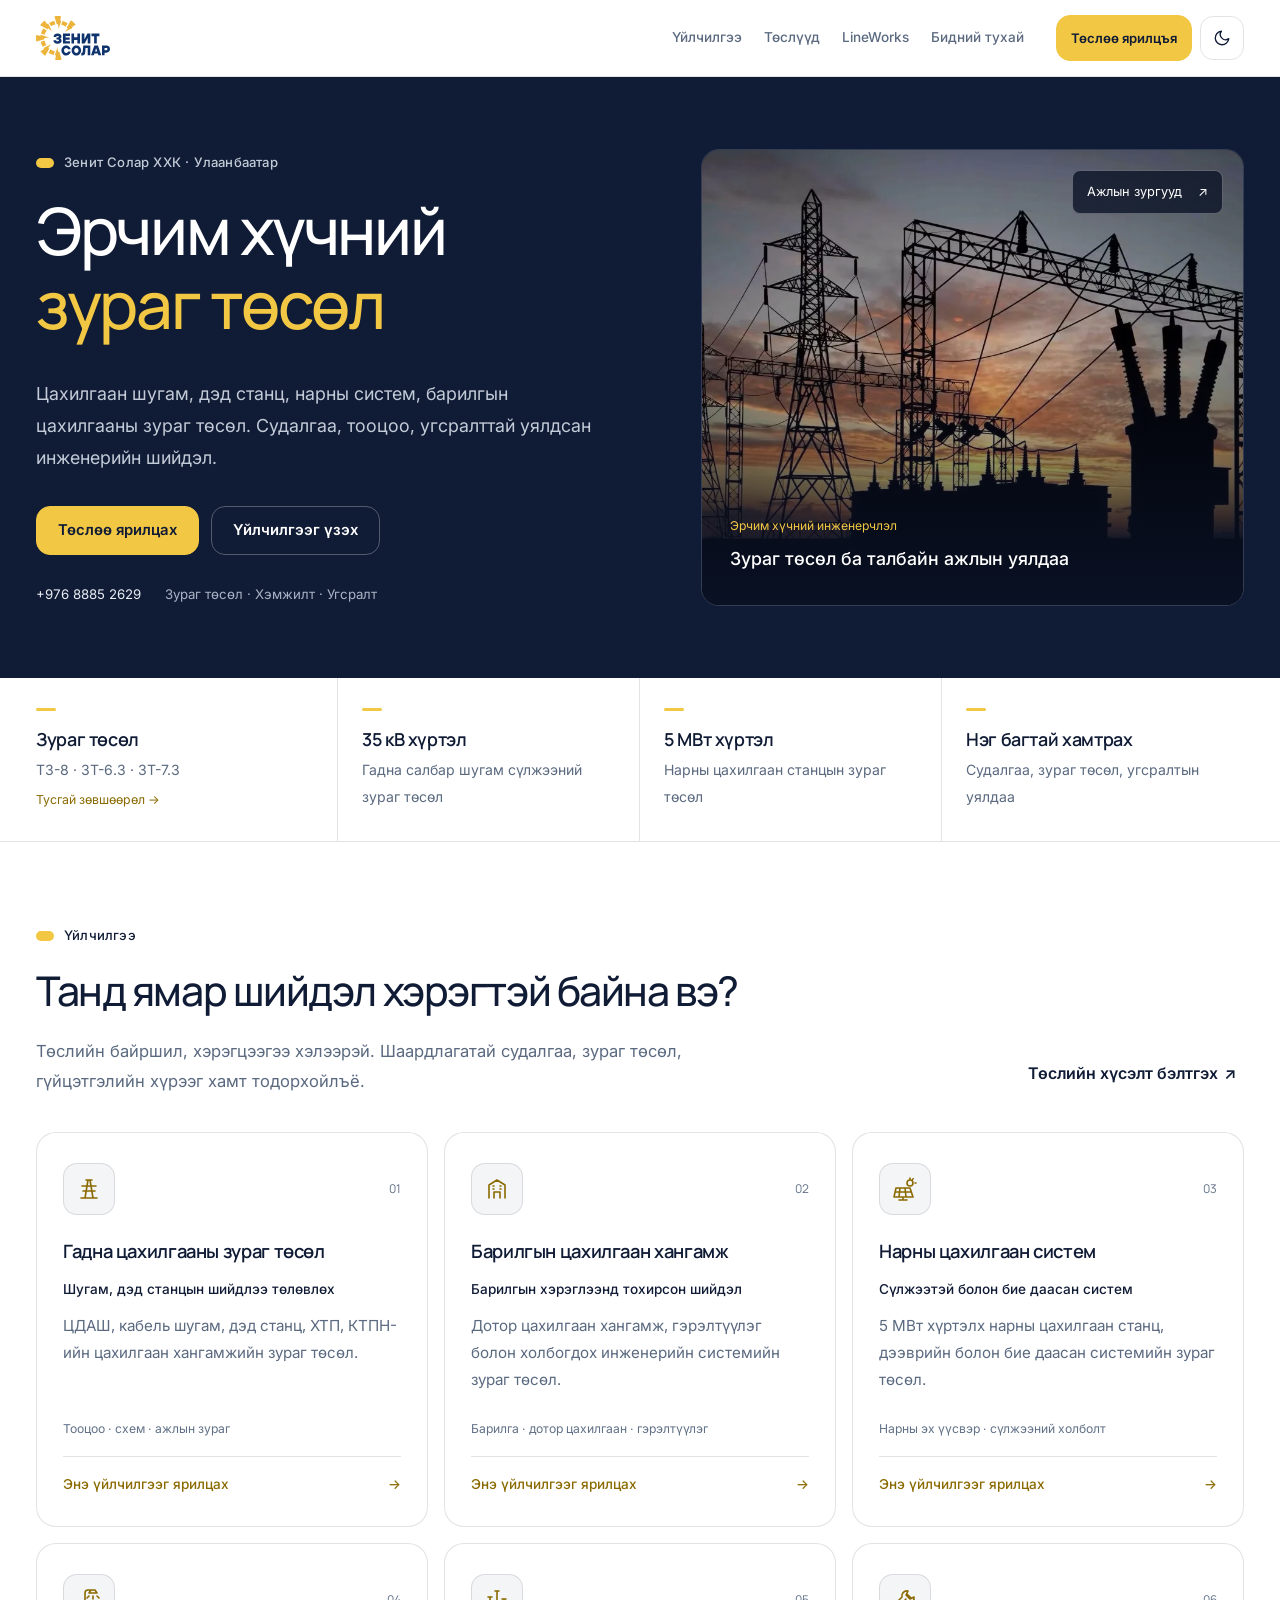
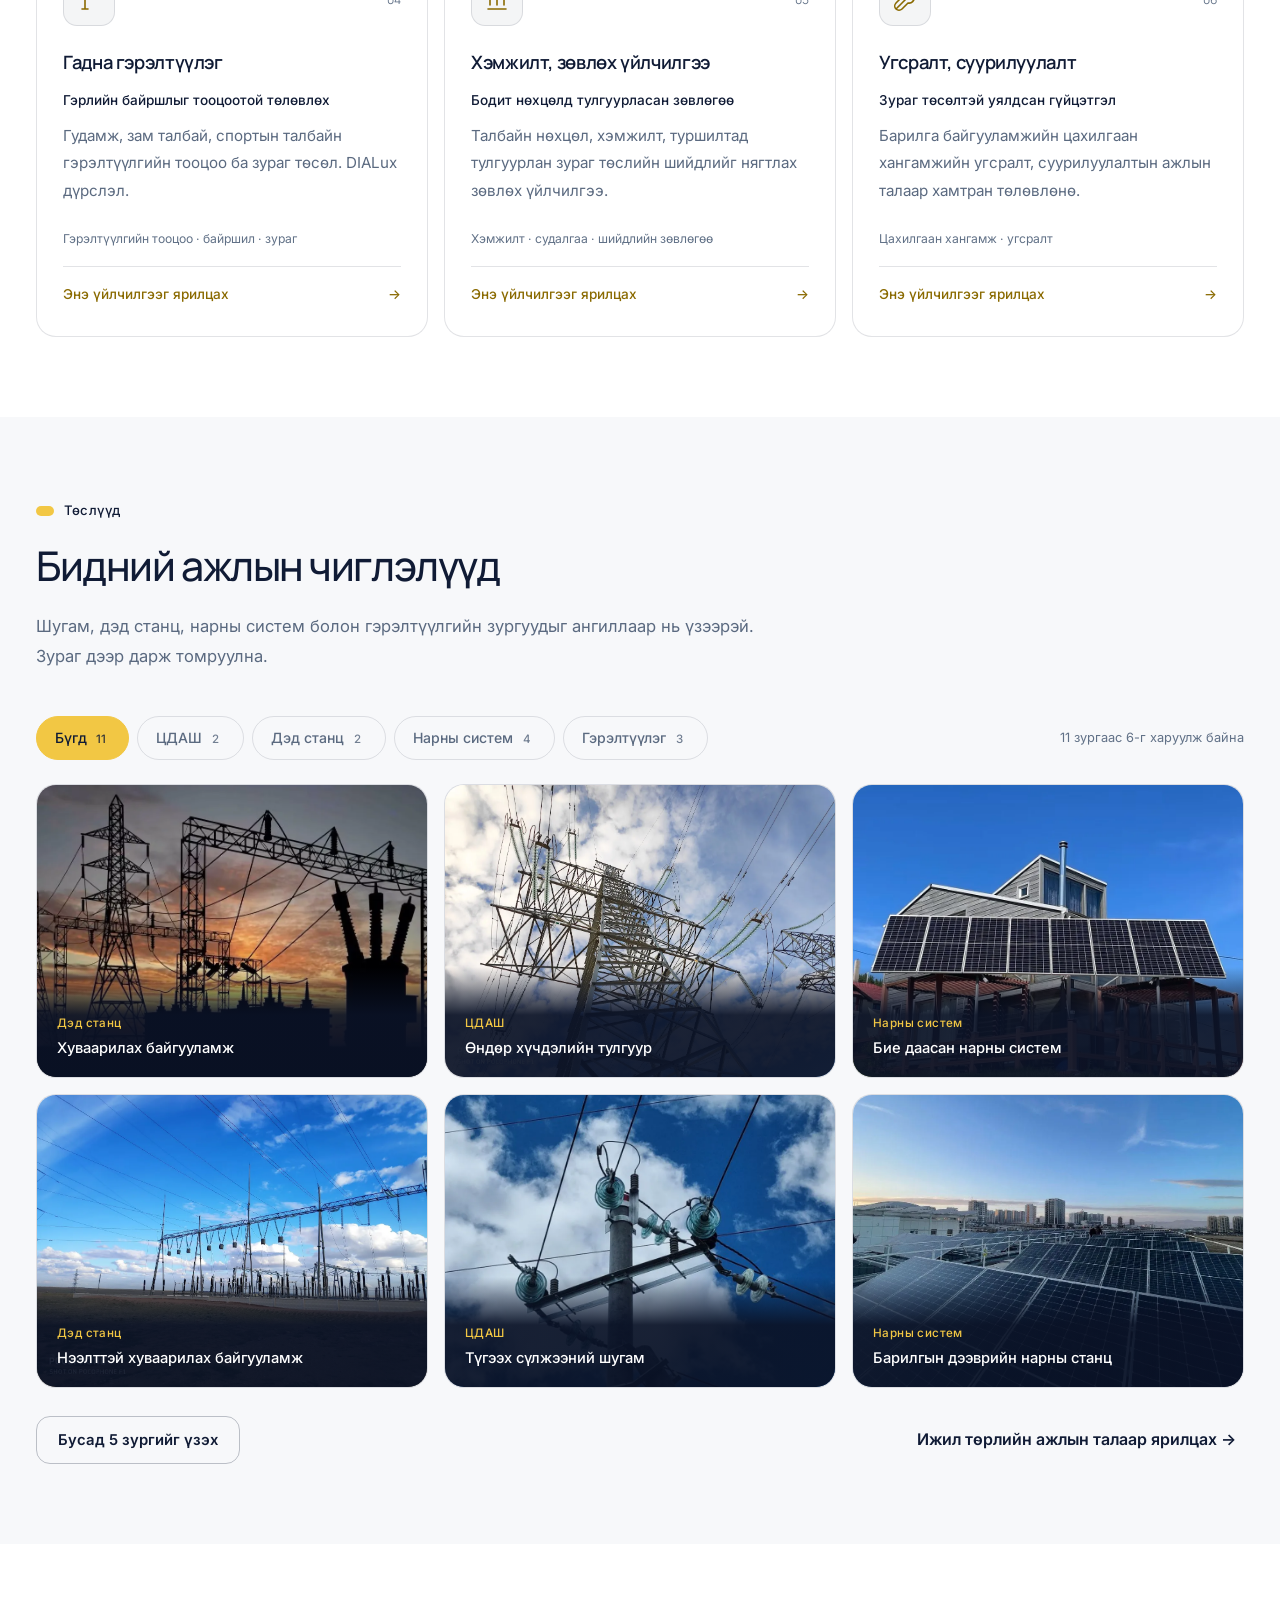
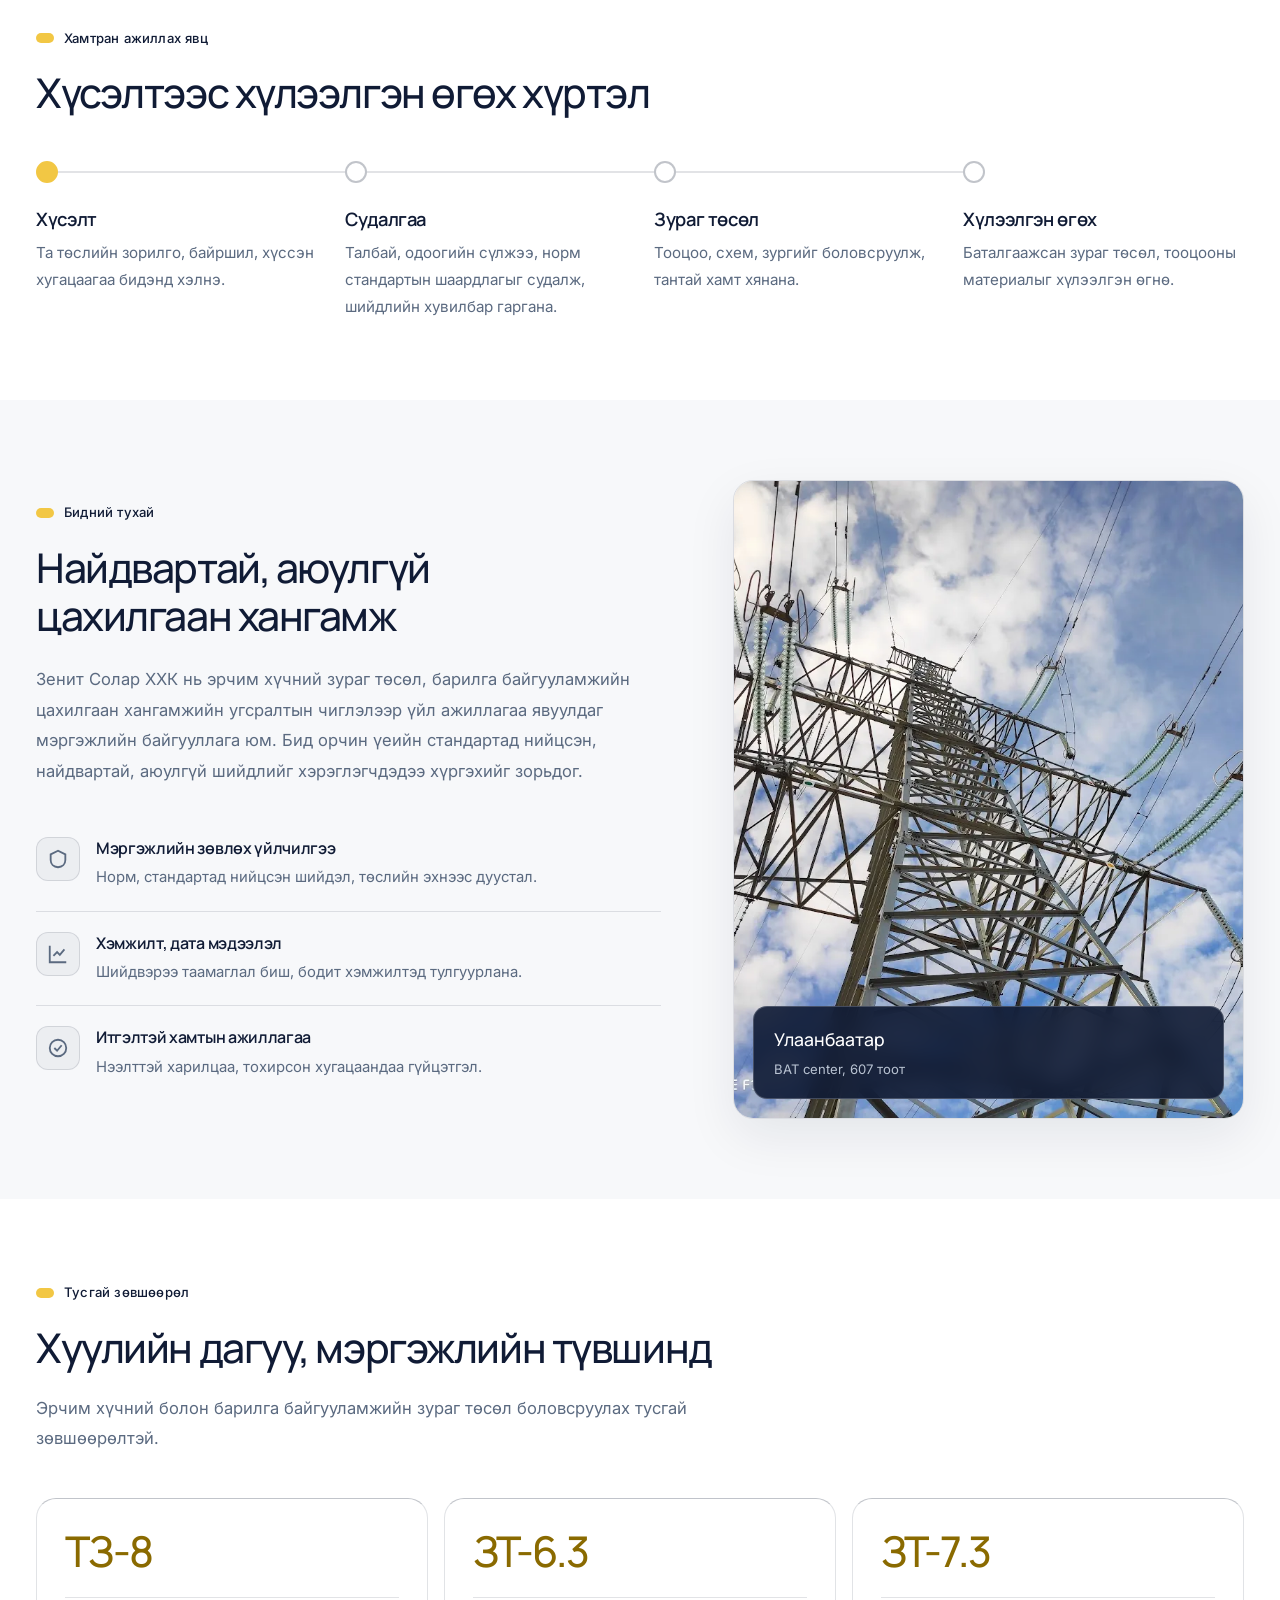
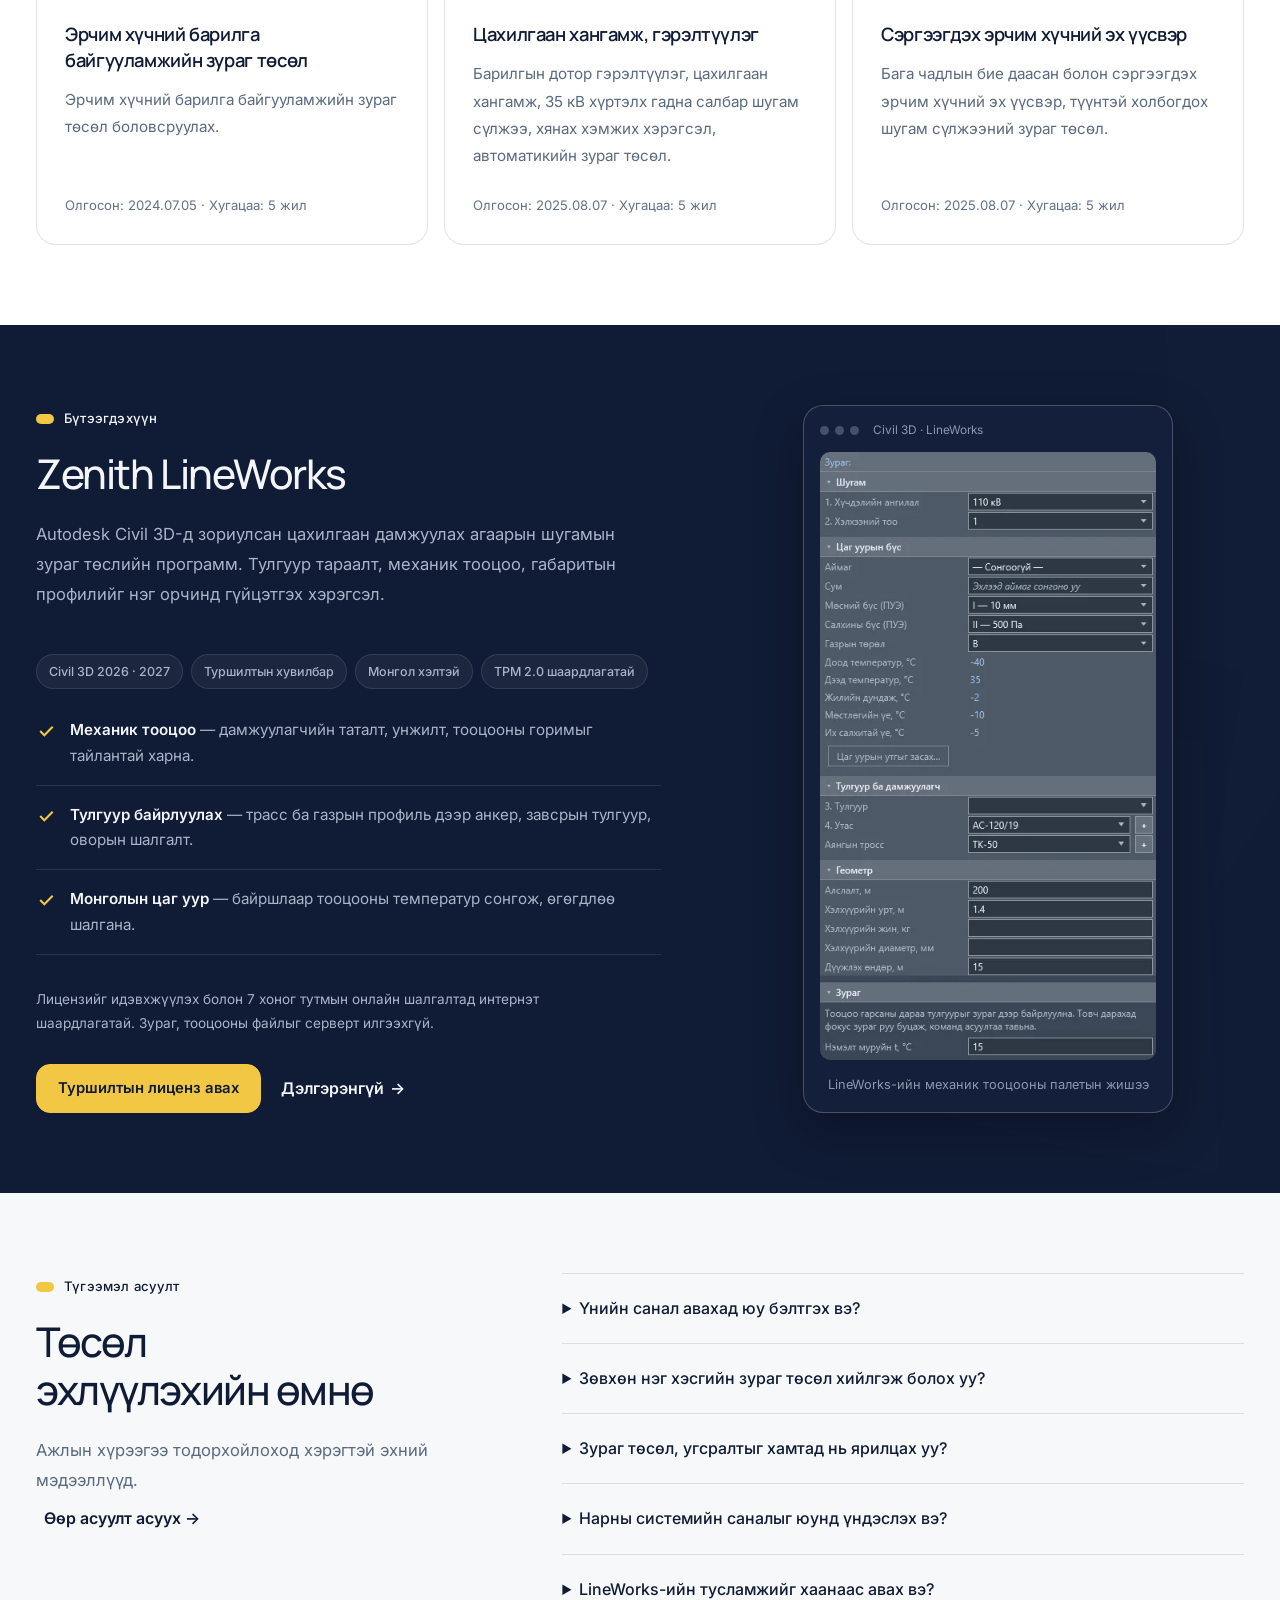
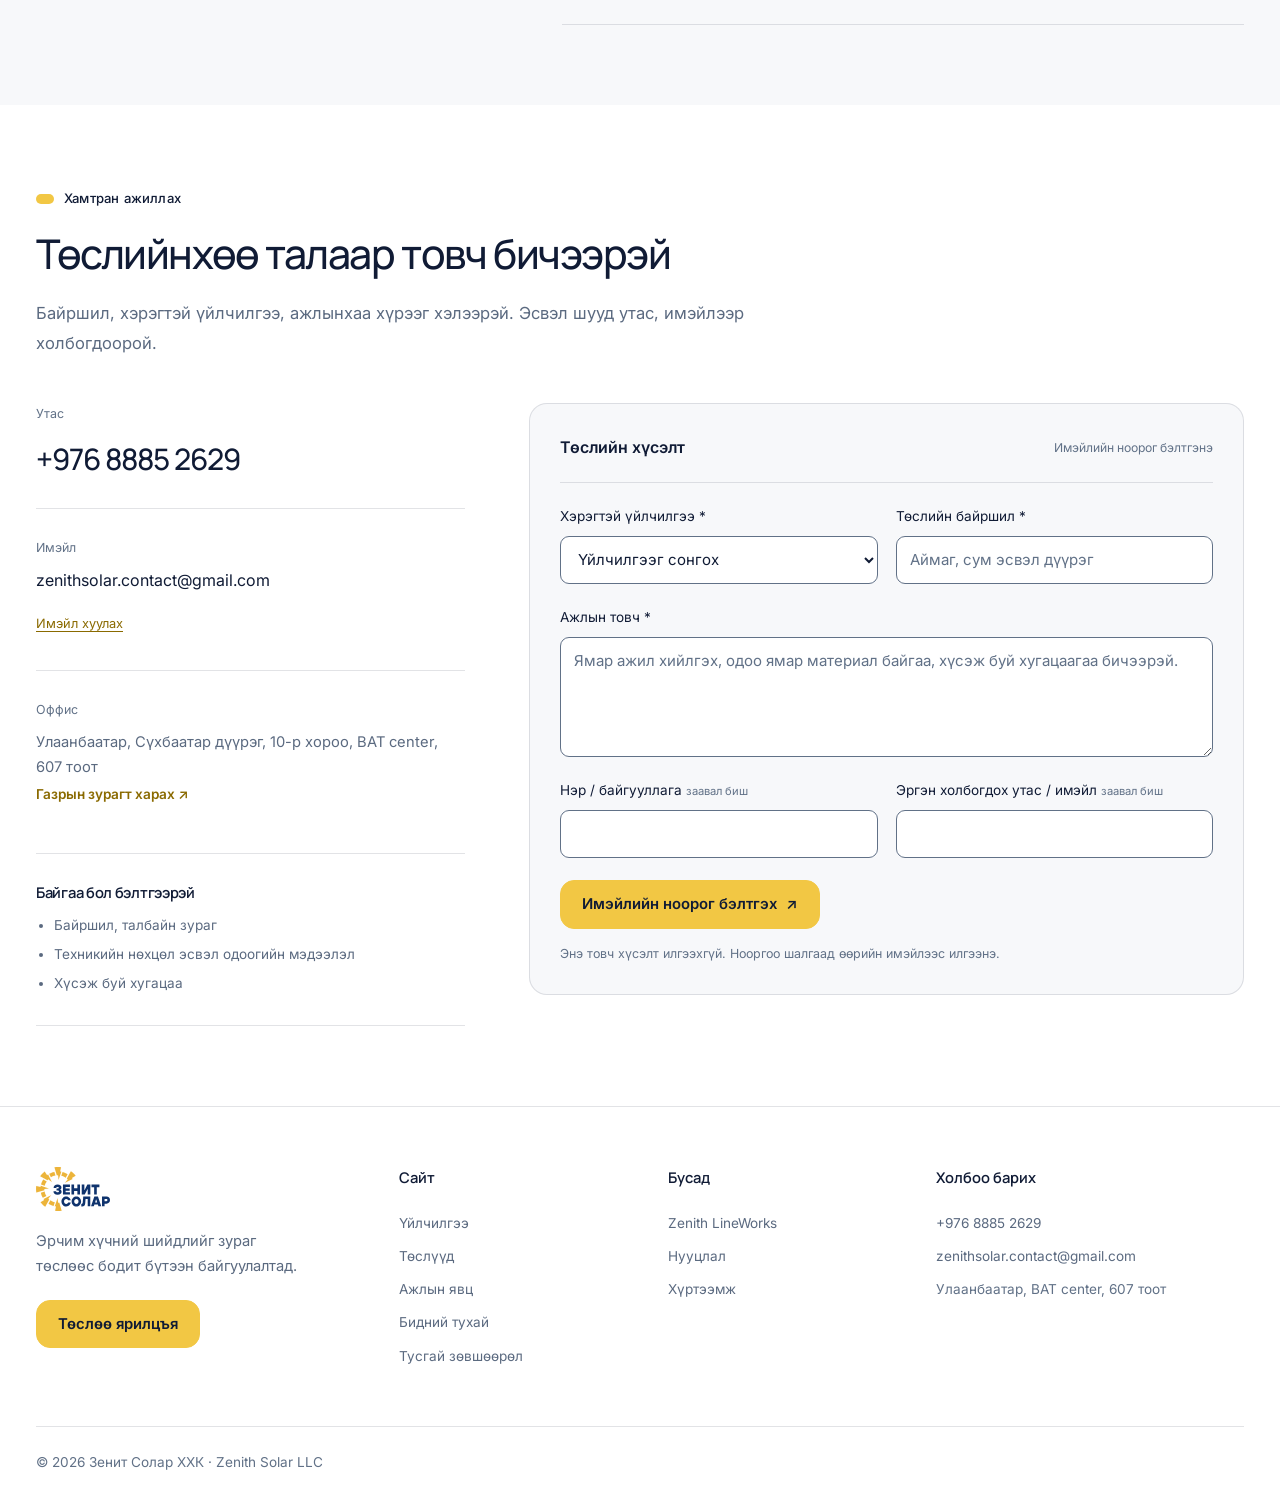
<file: index.html>
<!DOCTYPE html>
<html lang="mn">
  <head>
    <meta charset="utf-8" />
    <meta name="viewport" content="width=device-width, initial-scale=1" />
    <title>Зенит Солар ХХК — Эрчим хүчний зураг төсөл, цахилгаан хангамж</title>
    <meta
      name="description"
      content="Зенит Солар ХХК: ЦДАШ, кабель шугам, дэд станц, нарны цахилгаан станцын зураг төсөл, дотор цахилгаан, хэмжилт, зөвлөх үйлчилгээ. Zenith LineWorks — Civil 3D-д зориулсан ЦДАШ-ын зураг төслийн программ."
    />
    <meta property="og:title" content="Зенит Солар ХХК — Эрчим хүчний зураг төсөл" />
    <meta
      property="og:description"
      content="ЦДАШ, дэд станц, нарны цахилгаан станц, дотор цахилгааны зураг төсөл ба хэмжилт."
    />
    <meta
      property="og:image"
      content="https://nova-xo.github.io/zenithsolar-web/assets/img/substation-dusk.jpg"
    />
    <meta property="og:type" content="website" />
    <meta property="og:locale" content="mn_MN" />
    <meta property="og:url" content="https://nova-xo.github.io/zenithsolar-web/" />
    <meta name="twitter:card" content="summary_large_image" />
    <link rel="canonical" href="https://nova-xo.github.io/zenithsolar-web/" />
    <meta name="theme-color" content="#ffffff" />
    <script>
      (() => {
        let theme = "light";
        try {
          if (localStorage.getItem("zs-theme") === "dark") theme = "dark";
        } catch {}
        document.documentElement.dataset.theme = theme;
        const meta = document.querySelector('meta[name="theme-color"]');
        if (meta) meta.content = theme === "dark" ? "#0b1222" : "#ffffff";
      })();
    </script>
    <meta
      name="keywords"
      content="эрчим хүчний зураг төсөл, нарны цахилгаан станц зураг төсөл, ЦДАШ зураг төсөл, дэд станцын зураг төсөл, ХТП, КТПН, дотор цахилгаан, гадна гэрэлтүүлэг, Зенит Солар, electrical design company Mongolia, solar PV design Mongolia, substation design"
    />
    <link rel="icon" href="assets/img/favicon.svg" type="image/svg+xml" />
    <link rel="preconnect" href="https://fonts.googleapis.com" />
    <link rel="preconnect" href="https://fonts.gstatic.com" crossorigin />
    <link
      rel="stylesheet"
      href="https://fonts.googleapis.com/css2?family=Inter:wght@400;500;600;700&family=Manrope:wght@400;500;600;700;800&display=swap"
    />
    <link rel="stylesheet" href="assets/zs-theme.css" />
    <link rel="stylesheet" href="assets/site.css" />
  </head>
  <body>
    <a class="skip-link" href="#main">Үндсэн агуулга руу алгасах</a>

    <header class="top">
      <div class="wrap">
        <a class="brand" href="./" aria-label="Зенит Солар — нүүр">
          <img
            class="logo-light"
            src="assets/img/logo-mn.svg"
            alt="Зенит Солар"
            width="74"
            height="44"
            decoding="async"
          />
          <img
            class="logo-dark"
            src="assets/img/logo-mn-white.svg"
            alt="Зенит Солар"
            width="74"
            height="44"
            decoding="async"
          />
        </a>
        <nav class="nav" id="nav" aria-label="Үндсэн цэс">
          <a href="#services">Үйлчилгээ</a>
          <a href="#projects">Төслүүд</a>
          <a href="#lineworks">LineWorks</a>
          <a href="#about">Бидний тухай</a>
        </nav>
        <div class="top-actions">
          <a class="btn btn-sun" href="#contact">Төслөө ярилцъя</a>
          <button class="icon-btn" id="theme" type="button" aria-label="Өнгөний горим солих">
            <svg
              width="18"
              height="18"
              viewBox="0 0 24 24"
              fill="none"
              stroke="currentColor"
              stroke-width="2"
              aria-hidden="true"
            >
              <path d="M21 12.8A9 9 0 1 1 11.2 3a7 7 0 0 0 9.8 9.8z" />
            </svg>
          </button>
          <button
            class="icon-btn menu-btn"
            id="menu"
            type="button"
            aria-label="Цэс"
            aria-controls="nav"
            aria-expanded="false"
          >
            <svg
              width="20"
              height="20"
              viewBox="0 0 24 24"
              fill="none"
              stroke="currentColor"
              stroke-width="2"
              aria-hidden="true"
            >
              <path d="M3 6h18M3 12h18M3 18h18" />
            </svg>
          </button>
        </div>
      </div>
    </header>

    <main id="main" tabindex="-1">
      <section class="hero hero-refresh band-dark" aria-labelledby="hero-title">
        <div class="wrap hero-layout">
          <div class="hero-copy">
            <div class="eyebrow">Зенит Солар ХХК · Улаанбаатар</div>
            <h1 id="hero-title">Эрчим хүчний <em>зураг төсөл</em></h1>
            <p class="lede">
              Цахилгаан шугам, дэд станц, нарны систем, барилгын цахилгааны зураг төсөл. Судалгаа, тооцоо,
              угсралттай уялдсан инженерийн шийдэл.
            </p>
            <div class="row">
              <a class="btn btn-sun" href="#contact">Төслөө ярилцах</a
              ><a class="btn btn-ghost" href="#services">Үйлчилгээг үзэх</a>
            </div>
            <div class="hero-direct">
              <a href="tel:+97688852629">+976 8885 2629</a><span>Зураг төсөл · Хэмжилт · Угсралт</span>
            </div>
          </div>
          <figure class="hero-visual">
            <picture
              ><source srcset="assets/img/substation-dusk.webp" type="image/webp" />
              <img
                src="assets/img/substation-dusk.jpg"
                width="889"
                height="768"
                alt="Үдшийн тэнгэрийн өмнөх дэд станцын хуваарилах байгууламж"
                fetchpriority="high"
                decoding="async"
            /></picture>
            <figcaption>
              <span>Эрчим хүчний инженерчлэл</span><strong>Зураг төсөл ба талбайн ажлын уялдаа</strong>
            </figcaption>
            <a class="hero-image-link" href="#projects" aria-label="Ажлын чиглэлүүдийн зургийг үзэх"
              >Ажлын зургууд <span aria-hidden="true">↗</span></a
            >
          </figure>
        </div>
      </section>
      <section class="trust trust-refresh" aria-label="Үйл ажиллагааны хүрээ">
        <div class="wrap">
          <ul class="trust-list">
            <li>
              <strong>Зураг төсөл</strong><span>ТЗ-8 · ЗТ-6.3 · ЗТ-7.3</span
              ><a href="#licences">Тусгай зөвшөөрөл →</a>
            </li>
            <li><strong>35 кВ хүртэл</strong><span>Гадна салбар шугам сүлжээний зураг төсөл</span></li>
            <li><strong>5 МВт хүртэл</strong><span>Нарны цахилгаан станцын зураг төсөл</span></li>
            <li><strong>Нэг багтай хамтрах</strong><span>Судалгаа, зураг төсөл, угсралтын уялдаа</span></li>
          </ul>
        </div>
      </section>
      <section id="services" aria-labelledby="services-title">
        <div class="wrap">
          <div class="section-top">
            <div class="head">
              <div class="eyebrow">Үйлчилгээ</div>
              <h2 id="services-title">Танд ямар шийдэл хэрэгтэй байна вэ?</h2>
              <p>
                Төслийн байршил, хэрэгцээгээ хэлээрэй. Шаардлагатай судалгаа, зураг төсөл, гүйцэтгэлийн хүрээг
                хамт тодорхойлъё.
              </p>
            </div>
            <a class="text-link" href="#contact">Төслийн хүсэлт бэлтгэх <span aria-hidden="true">↗</span></a>
          </div>
          <div class="grid services">
            <article class="card service-card">
              <div class="service-top">
                <span class="ico"
                  ><svg
                    width="24"
                    height="24"
                    viewBox="0 0 24 24"
                    fill="none"
                    stroke="currentColor"
                    stroke-width="1.6"
                    stroke-linecap="round"
                    stroke-linejoin="round"
                    aria-hidden="true"
                  >
                    <path d="M8 21l3-18h2l3 18M5 9h14M6 14h12M4 21h16M9 3h6" /></svg></span
                ><span class="service-index">01</span>
              </div>
              <h3>Гадна цахилгааны зураг төсөл</h3>
              <p class="service-lead">Шугам, дэд станцын шийдлээ төлөвлөх</p>
              <p>ЦДАШ, кабель шугам, дэд станц, ХТП, КТПН-ийн цахилгаан хангамжийн зураг төсөл.</p>
              <p class="service-scope">Тооцоо · схем · ажлын зураг</p>
              <a class="service-action" href="#contact" data-service="external"
                >Энэ үйлчилгээг ярилцах <span aria-hidden="true">→</span></a
              >
            </article>
            <article class="card service-card">
              <div class="service-top">
                <span class="ico"
                  ><svg
                    width="24"
                    height="24"
                    viewBox="0 0 24 24"
                    fill="none"
                    stroke="currentColor"
                    stroke-width="1.6"
                    stroke-linecap="round"
                    stroke-linejoin="round"
                    aria-hidden="true"
                  >
                    <path d="M4 21V8l8-5 8 5v13M9 21v-6h6v6M8 9h1m6 0h1m-8 3h1m6 0h1" /></svg></span
                ><span class="service-index">02</span>
              </div>
              <h3>Барилгын цахилгаан хангамж</h3>
              <p class="service-lead">Барилгын хэрэглээнд тохирсон шийдэл</p>
              <p>Дотор цахилгаан хангамж, гэрэлтүүлэг болон холбогдох инженерийн системийн зураг төсөл.</p>
              <p class="service-scope">Барилга · дотор цахилгаан · гэрэлтүүлэг</p>
              <a class="service-action" href="#contact" data-service="internal"
                >Энэ үйлчилгээг ярилцах <span aria-hidden="true">→</span></a
              >
            </article>
            <article class="card service-card">
              <div class="service-top">
                <span class="ico"
                  ><svg
                    width="24"
                    height="24"
                    viewBox="0 0 24 24"
                    fill="none"
                    stroke="currentColor"
                    stroke-width="1.6"
                    stroke-linecap="round"
                    stroke-linejoin="round"
                    aria-hidden="true"
                  >
                    <circle cx="17" cy="6" r="3" />
                    <path
                      d="M17 1v1m5 4h1m-3.5-3.5.7-.7M3 11h14l3 9H1l2-9zm4 0-1 9m6-9 1 9M2 15h16M10 20v3m-4 0h8"
                    /></svg></span
                ><span class="service-index">03</span>
              </div>
              <h3>Нарны цахилгаан систем</h3>
              <p class="service-lead">Сүлжээтэй болон бие даасан систем</p>
              <p>5 МВт хүртэлх нарны цахилгаан станц, дээврийн болон бие даасан системийн зураг төсөл.</p>
              <p class="service-scope">Нарны эх үүсвэр · сүлжээний холболт</p>
              <a class="service-action" href="#contact" data-service="solar"
                >Энэ үйлчилгээг ярилцах <span aria-hidden="true">→</span></a
              >
            </article>
            <article class="card service-card">
              <div class="service-top">
                <span class="ico"
                  ><svg
                    width="24"
                    height="24"
                    viewBox="0 0 24 24"
                    fill="none"
                    stroke="currentColor"
                    stroke-width="1.6"
                    stroke-linecap="round"
                    stroke-linejoin="round"
                    aria-hidden="true"
                  >
                    <path
                      d="M8 21V5a3 3 0 0 1 3-3h3M12 5h8l-2-3h-4l-2 3zm4 3v3m4-3 2 2m-10-2-2 2M5 21h6"
                    /></svg></span
                ><span class="service-index">04</span>
              </div>
              <h3>Гадна гэрэлтүүлэг</h3>
              <p class="service-lead">Гэрлийн байршлыг тооцоотой төлөвлөх</p>
              <p>Гудамж, зам талбай, спортын талбайн гэрэлтүүлгийн тооцоо ба зураг төсөл. DIALux дүрслэл.</p>
              <p class="service-scope">Гэрэлтүүлгийн тооцоо · байршил · зураг</p>
              <a class="service-action" href="#contact" data-service="lighting"
                >Энэ үйлчилгээг ярилцах <span aria-hidden="true">→</span></a
              >
            </article>
            <article class="card service-card">
              <div class="service-top">
                <span class="ico"
                  ><svg
                    width="24"
                    height="24"
                    viewBox="0 0 24 24"
                    fill="none"
                    stroke="currentColor"
                    stroke-width="1.6"
                    stroke-linecap="round"
                    stroke-linejoin="round"
                    aria-hidden="true"
                  >
                    <path d="M3 21h18M5 17V9m7 8V3m7 14v-6M3 9h4m3-6h4m3 8h4" /></svg></span
                ><span class="service-index">05</span>
              </div>
              <h3>Хэмжилт, зөвлөх үйлчилгээ</h3>
              <p class="service-lead">Бодит нөхцөлд тулгуурласан зөвлөгөө</p>
              <p>
                Талбайн нөхцөл, хэмжилт, туршилтад тулгуурлан зураг төслийн шийдлийг нягтлах зөвлөх үйлчилгээ.
              </p>
              <p class="service-scope">Хэмжилт · судалгаа · шийдлийн зөвлөгөө</p>
              <a class="service-action" href="#contact" data-service="measurement"
                >Энэ үйлчилгээг ярилцах <span aria-hidden="true">→</span></a
              >
            </article>
            <article class="card service-card">
              <div class="service-top">
                <span class="ico"
                  ><svg
                    width="24"
                    height="24"
                    viewBox="0 0 24 24"
                    fill="none"
                    stroke="currentColor"
                    stroke-width="1.6"
                    stroke-linecap="round"
                    stroke-linejoin="round"
                    aria-hidden="true"
                  >
                    <path
                      d="m14 6 4 4M4 20l9-9M15 3a5 5 0 0 0-6 6L3 15a4 4 0 0 0 6 6l6-6a5 5 0 0 0 6-6l-4 2-4-4 2-4z"
                    /></svg></span
                ><span class="service-index">06</span>
              </div>
              <h3>Угсралт, суурилуулалт</h3>
              <p class="service-lead">Зураг төсөлтэй уялдсан гүйцэтгэл</p>
              <p>
                Барилга байгууламжийн цахилгаан хангамжийн угсралт, суурилуулалтын ажлын талаар хамтран
                төлөвлөнө.
              </p>
              <p class="service-scope">Цахилгаан хангамж · угсралт</p>
              <a class="service-action" href="#contact" data-service="installation"
                >Энэ үйлчилгээг ярилцах <span aria-hidden="true">→</span></a
              >
            </article>
          </div>
        </div>
      </section>
      <section class="soft projects-refresh" id="projects" aria-labelledby="projects-title">
        <div class="wrap">
          <div class="head">
            <div class="eyebrow">Төслүүд</div>
            <h2 id="projects-title">Бидний ажлын чиглэлүүд</h2>
            <p>
              Шугам, дэд станц, нарны систем болон гэрэлтүүлгийн зургуудыг ангиллаар нь үзээрэй. Зураг дээр
              дарж томруулна.
            </p>
          </div>
          <div class="gallery-tools">
            <div class="filters" role="group" aria-label="Ангилал">
              <button type="button" data-filter="all" aria-pressed="true">Бүгд</button>
              <button type="button" data-filter="line" aria-pressed="false">ЦДАШ</button>
              <button type="button" data-filter="substation" aria-pressed="false">Дэд станц</button>
              <button type="button" data-filter="solar" aria-pressed="false">Нарны систем</button>
              <button type="button" data-filter="lighting" aria-pressed="false">Гэрэлтүүлэг</button>
            </div>
            <p class="gallery-status" id="gallery-status" role="status" aria-live="polite">11 зураг</p>
          </div>
          <div class="gallery" id="gallery">
            <figure data-cat="substation">
              <picture
                ><source srcset="assets/img/substation-dusk.webp" type="image/webp" />
                <img
                  src="assets/img/substation-dusk.jpg"
                  alt="Дэд станцын гаралтын хэсэг үдшийн гэрэлд"
                  loading="lazy"
                  width="889"
                  height="768"
                  decoding="async"
              /></picture>
              <figcaption><span>Дэд станц</span>Хуваарилах байгууламж</figcaption>
            </figure>
            <figure data-cat="line">
              <picture
                ><source srcset="assets/img/tower.webp" type="image/webp" />
                <img
                  src="assets/img/tower.jpg"
                  alt="Металл тулгуур ба агаарын шугамын утас"
                  loading="lazy"
                  width="1215"
                  height="911"
                  decoding="async"
              /></picture>
              <figcaption><span>ЦДАШ</span>Өндөр хүчдэлийн тулгуур</figcaption>
            </figure>
            <figure data-cat="solar">
              <picture
                ><source srcset="assets/img/solar-house.webp" type="image/webp" />
                <img
                  src="assets/img/solar-house.jpg"
                  alt="Байшингийн дэргэд суурилуулсан нарны хавтан"
                  loading="lazy"
                  width="928"
                  height="800"
                  decoding="async"
              /></picture>
              <figcaption><span>Нарны систем</span>Бие даасан нарны систем</figcaption>
            </figure>
            <figure data-cat="substation">
              <picture
                ><source srcset="assets/img/substation.webp" type="image/webp" />
                <img
                  src="assets/img/substation.jpg"
                  alt="Дэд станцын хуваарилах байгууламж ба портал"
                  loading="lazy"
                  width="1215"
                  height="911"
                  decoding="async"
              /></picture>
              <figcaption><span>Дэд станц</span>Нээлттэй хуваарилах байгууламж</figcaption>
            </figure>
            <figure data-cat="line">
              <picture
                ><source srcset="assets/img/pole.webp" type="image/webp" />
                <img
                  src="assets/img/pole.jpg"
                  alt="Тусгаарлагчтай төмөр бетон тулгуур"
                  loading="lazy"
                  width="960"
                  height="1280"
                  decoding="async"
              /></picture>
              <figcaption><span>ЦДАШ</span>Түгээх сүлжээний шугам</figcaption>
            </figure>
            <figure data-cat="solar">
              <picture
                ><source srcset="assets/img/pv-rooftop.webp" type="image/webp" />
                <img
                  src="assets/img/pv-rooftop.jpg"
                  alt="Барилгын дээвэр дээрх нарны цахилгаан станц, хотын дэвсгэртэй"
                  loading="lazy"
                  width="1280"
                  height="773"
                  decoding="async"
              /></picture>
              <figcaption><span>Нарны систем</span>Барилгын дээврийн нарны станц</figcaption>
            </figure>
            <figure data-cat="lighting">
              <picture
                ><source srcset="assets/img/street-light.webp" type="image/webp" />
                <img
                  src="assets/img/street-light.jpg"
                  alt="Шөнийн гудамжны гэрэлтүүлэг, хотын гэрлүүд арын дэвсгэрт"
                  loading="lazy"
                  width="1600"
                  height="900"
                  decoding="async"
              /></picture>
              <figcaption><span>Гэрэлтүүлэг</span>Нийтийн гудамжны гэрэлтүүлэг</figcaption>
            </figure>
            <figure data-cat="solar">
              <picture
                ><source srcset="assets/img/pv-ground.webp" type="image/webp" />
                <img
                  src="assets/img/pv-ground.jpg"
                  alt="Газар дээр суурилуулсан бие даасан нарны хавтангууд"
                  loading="lazy"
                  width="1280"
                  height="707"
                  decoding="async"
              /></picture>
              <figcaption><span>Нарны систем</span>Бие даасан нарны станц, 30 кВт</figcaption>
            </figure>
            <figure data-cat="lighting">
              <picture
                ><source srcset="assets/img/aerial-lights.webp" type="image/webp" />
                <img
                  src="assets/img/aerial-lights.jpg"
                  alt="Шөнийн хорооллын гудамжны гэрлүүд дээрээс"
                  loading="lazy"
                  width="1600"
                  height="900"
                  decoding="async"
              /></picture>
              <figcaption><span>Гэрэлтүүлэг</span>Хорооллын гэрэлтүүлэг, угсралтын дараа</figcaption>
            </figure>
            <figure data-cat="lighting">
              <picture
                ><source srcset="assets/img/lighting-render.webp" type="image/webp" />
                <img
                  src="assets/img/lighting-render.jpg"
                  alt="Спорт талбайн гэрэлтүүлгийн DIALux тооцооны дүрслэл"
                  loading="lazy"
                  width="1358"
                  height="766"
                  decoding="async"
              /></picture>
              <figcaption><span>Гэрэлтүүлэг</span>Спорт талбай — DIALux тооцоо</figcaption>
            </figure>
            <figure data-cat="solar">
              <picture
                ><source srcset="assets/img/village-solar.webp" type="image/webp" />
                <img
                  src="assets/img/village-solar.jpg"
                  alt="Хорооллын байшингийн дээвэр дээрх нарны хавтан, агаараас"
                  loading="lazy"
                  width="1600"
                  height="1200"
                  decoding="async"
              /></picture>
              <figcaption><span>Нарны систем</span>Дээврийн нарны систем</figcaption>
            </figure>
          </div>
          <div class="gallery-bottom">
            <button
              class="btn btn-line"
              id="gallery-more"
              type="button"
              aria-controls="gallery"
              aria-expanded="false"
              hidden
            >
              Бусад зургийг үзэх</button
            ><a class="text-link" href="#contact">Ижил төрлийн ажлын талаар ярилцах →</a>
          </div>
        </div>
      </section>
      <section id="process" aria-labelledby="process-title">
        <div class="wrap">
          <div class="head reveal">
            <div class="eyebrow">Хамтран ажиллах явц</div>
            <h2 id="process-title">Хүсэлтээс хүлээлгэн өгөх хүртэл</h2>
          </div>
          <ol class="steps" id="steps">
            <li>
              <span class="step-dot" aria-hidden="true"></span>
              <h3>Хүсэлт</h3>
              <p>Та төслийн зорилго, байршил, хүссэн хугацаагаа бидэнд хэлнэ.</p>
            </li>
            <li>
              <span class="step-dot" aria-hidden="true"></span>
              <h3>Судалгаа</h3>
              <p>Талбай, одоогийн сүлжээ, норм стандартын шаардлагыг судалж, шийдлийн хувилбар гаргана.</p>
            </li>
            <li>
              <span class="step-dot" aria-hidden="true"></span>
              <h3>Зураг төсөл</h3>
              <p>Тооцоо, схем, зургийг боловсруулж, тантай хамт хянана.</p>
            </li>
            <li>
              <span class="step-dot" aria-hidden="true"></span>
              <h3>Хүлээлгэн өгөх</h3>
              <p>Баталгаажсан зураг төсөл, тооцооны материалыг хүлээлгэн өгнө.</p>
            </li>
          </ol>
        </div>
      </section>
      <section id="about" class="soft" aria-labelledby="about-title">
        <div class="wrap about-grid">
          <div class="reveal">
            <div class="head" style="margin-bottom: 0">
              <div class="eyebrow">Бидний тухай</div>
              <h2 id="about-title">Найдвартай, аюулгүй цахилгаан хангамж</h2>
            </div>
            <p class="lead">
              Зенит Солар ХХК нь эрчим хүчний зураг төсөл, барилга байгууламжийн цахилгаан хангамжийн
              угсралтын чиглэлээр үйл ажиллагаа явуулдаг мэргэжлийн байгууллага юм. Бид орчин үеийн стандартад
              нийцсэн, найдвартай, аюулгүй шийдлийг хэрэглэгчдэдээ хүргэхийг зорьдог.
            </p>
            <div class="values">
              <div>
                <span class="ico" aria-hidden="true"
                  ><svg
                    width="22"
                    height="22"
                    viewBox="0 0 24 24"
                    fill="none"
                    stroke="currentColor"
                    stroke-width="2"
                  >
                    <path d="M12 3 4 7v6c0 4.5 3.4 7.6 8 8 4.6-.4 8-3.5 8-8V7z" /></svg
                ></span>
                <div>
                  <h3>Мэргэжлийн зөвлөх үйлчилгээ</h3>
                  <p>Норм, стандартад нийцсэн шийдэл, төслийн эхнээс дуустал.</p>
                </div>
              </div>
              <div>
                <span class="ico" aria-hidden="true"
                  ><svg
                    width="22"
                    height="22"
                    viewBox="0 0 24 24"
                    fill="none"
                    stroke="currentColor"
                    stroke-width="2"
                  >
                    <path d="M3 3v18h18" />
                    <path d="M7 14l4-4 3 3 5-6" /></svg
                ></span>
                <div>
                  <h3>Хэмжилт, дата мэдээлэл</h3>
                  <p>Шийдвэрээ таамаглал биш, бодит хэмжилтэд тулгуурлана.</p>
                </div>
              </div>
              <div>
                <span class="ico" aria-hidden="true"
                  ><svg
                    width="22"
                    height="22"
                    viewBox="0 0 24 24"
                    fill="none"
                    stroke="currentColor"
                    stroke-width="2"
                  >
                    <path d="M8 12l3 3 5-6" />
                    <circle cx="12" cy="12" r="9" /></svg
                ></span>
                <div>
                  <h3>Итгэлтэй хамтын ажиллагаа</h3>
                  <p>Нээлттэй харилцаа, тохирсон хугацаандаа гүйцэтгэл.</p>
                </div>
              </div>
            </div>
          </div>
          <div class="about-photo reveal">
            <picture>
              <source srcset="assets/img/tower.webp" type="image/webp" />
              <img
                src="assets/img/tower.jpg"
                alt="Агаарын шугамын металл тулгуур доороос"
                loading="lazy"
                width="1215"
                height="911"
                decoding="async"
              />
            </picture>
            <div class="badge">Улаанбаатар<small>BAT center, 607 тоот</small></div>
          </div>
        </div>
      </section>
      <section id="licences" aria-labelledby="licences-title">
        <div class="wrap">
          <div class="head reveal">
            <div class="eyebrow">Тусгай зөвшөөрөл</div>
            <h2 id="licences-title">Хуулийн дагуу, мэргэжлийн түвшинд</h2>
            <p>Эрчим хүчний болон барилга байгууламжийн зураг төсөл боловсруулах тусгай зөвшөөрөлтэй.</p>
          </div>
          <div class="licences">
            <article class="card licence reveal">
              <div class="code">ТЗ-8</div>
              <h3>Эрчим хүчний барилга байгууламжийн зураг төсөл</h3>
              <p>Эрчим хүчний барилга байгууламжийн зураг төсөл боловсруулах.</p>
              <div class="meta">Олгосон: 2024.07.05 · Хугацаа: 5 жил</div>
            </article>
            <article class="card licence reveal">
              <div class="code">ЗТ-6.3</div>
              <h3>Цахилгаан хангамж, гэрэлтүүлэг</h3>
              <p>
                Барилгын дотор гэрэлтүүлэг, цахилгаан хангамж, 35 кВ хүртэлх гадна салбар шугам сүлжээ, хянах
                хэмжих хэрэгсэл, автоматикийн зураг төсөл.
              </p>
              <div class="meta">Олгосон: 2025.08.07 · Хугацаа: 5 жил</div>
            </article>
            <article class="card licence reveal">
              <div class="code">ЗТ-7.3</div>
              <h3>Сэргээгдэх эрчим хүчний эх үүсвэр</h3>
              <p>
                Бага чадлын бие даасан болон сэргээгдэх эрчим хүчний эх үүсвэр, түүнтэй холбогдох шугам
                сүлжээний зураг төсөл.
              </p>
              <div class="meta">Олгосон: 2025.08.07 · Хугацаа: 5 жил</div>
            </article>
          </div>
        </div>
      </section>
      <section id="lineworks" class="product band-dark" aria-labelledby="lw-title">
        <div class="wrap product-grid">
          <div class="product-copy">
            <div class="head">
              <div class="eyebrow">Бүтээгдэхүүн</div>
              <h2 id="lw-title">Zenith LineWorks</h2>
              <p>
                Autodesk Civil 3D-д зориулсан цахилгаан дамжуулах агаарын шугамын зураг төслийн программ.
                Тулгуур тараалт, механик тооцоо, габаритын профилийг нэг орчинд гүйцэтгэх хэрэгсэл.
              </p>
            </div>
            <div class="pills" aria-label="Дэмжлэг">
              <span class="pill">Civil 3D 2026 · 2027</span>
              <span class="pill">Туршилтын хувилбар</span>
              <span class="pill">Монгол хэлтэй</span>
              <span class="pill">TPM 2.0 шаардлагатай</span>
            </div>
            <ul class="features">
              <li>
                <svg
                  width="20"
                  height="20"
                  viewBox="0 0 24 24"
                  fill="none"
                  stroke="currentColor"
                  stroke-width="2.5"
                  aria-hidden="true"
                >
                  <path d="m5 12 5 5L20 7" /></svg
                ><span
                  ><strong>Механик тооцоо</strong> — дамжуулагчийн таталт, унжилт, тооцооны горимыг тайлантай
                  харна.</span
                >
              </li>
              <li>
                <svg
                  width="20"
                  height="20"
                  viewBox="0 0 24 24"
                  fill="none"
                  stroke="currentColor"
                  stroke-width="2.5"
                  aria-hidden="true"
                >
                  <path d="m5 12 5 5L20 7" /></svg
                ><span
                  ><strong>Тулгуур байрлуулах</strong> — трасс ба газрын профиль дээр анкер, завсрын тулгуур,
                  оворын шалгалт.</span
                >
              </li>
              <li>
                <svg
                  width="20"
                  height="20"
                  viewBox="0 0 24 24"
                  fill="none"
                  stroke="currentColor"
                  stroke-width="2.5"
                  aria-hidden="true"
                >
                  <path d="m5 12 5 5L20 7" /></svg
                ><span
                  ><strong>Монголын цаг уур</strong> — байршлаар тооцооны температур сонгож, өгөгдлөө
                  шалгана.</span
                >
              </li>
            </ul>
            <p class="product-requirements">
              Лицензийг идэвхжүүлэх болон 7 хоног тутмын онлайн шалгалтад интернэт шаардлагатай. Зураг,
              тооцооны файлыг серверт илгээхгүй.
            </p>
            <div class="row">
              <a class="btn btn-sun" href="https://nova-xo.github.io/lineworks/account.html"
                >Туршилтын лиценз авах</a
              >
              <a class="text-link" href="https://nova-xo.github.io/lineworks/"
                >Дэлгэрэнгүй <span aria-hidden="true">→</span></a
              >
            </div>
          </div>
          <figure class="shot">
            <div class="shot-bar" aria-hidden="true">
              <i></i><i></i><i></i><span>Civil 3D · LineWorks</span>
            </div>
            <picture>
              <source srcset="assets/img/lineworks-palette.webp" type="image/webp" />
              <img
                src="assets/img/lineworks-palette.png"
                alt="Zenith LineWorks-ийн механик тооцооны палет: шугам, цаг уурын бүс, температур"
                width="420"
                height="760"
                loading="lazy"
                decoding="async"
              />
            </picture>
            <figcaption>LineWorks-ийн механик тооцооны палетын жишээ</figcaption>
          </figure>
        </div>
      </section>
      <section id="faq" class="soft" aria-labelledby="faq-title">
        <div class="wrap faq-layout">
          <div class="head">
            <div class="eyebrow">Түгээмэл асуулт</div>
            <h2 id="faq-title">Төсөл эхлүүлэхийн өмнө</h2>
            <p>Ажлын хүрээгээ тодорхойлоход хэрэгтэй эхний мэдээллүүд.</p>
            <a class="text-link" href="#contact">Өөр асуулт асуух →</a>
          </div>
          <div class="faq-list">
            <details>
              <summary>Үнийн санал авахад юу бэлтгэх вэ?</summary>
              <p>
                Төслийн байршил, зориулалт, шаардлагатай үйлчилгээ, одоо байгаа зураг болон техникийн
                мэдээлэл, хүсэж буй хугацаагаа бичээрэй. Байгаа материалаа эхний имэйлдээ хавсаргаж болно.
              </p>
            </details>
            <details>
              <summary>Зөвхөн нэг хэсгийн зураг төсөл хийлгэж болох уу?</summary>
              <p>
                Гадна цахилгаан, барилгын дотор цахилгаан, нарны систем, гэрэлтүүлэг, хэмжилт зэрэг хэрэгтэй
                үйлчилгээгээ сонгож ярилцана. Ажлын хүрээ, хүлээлгэн өгөх материалыг тусад нь тохиролцоно.
              </p>
            </details>
            <details>
              <summary>Зураг төсөл, угсралтыг хамтад нь ярилцах уу?</summary>
              <p>
                Тийм. Төслийн нөхцөл, зураг төсөл, угсралтын хүрээг хамт тодорхойлж болно. Гүйцэтгэх ажил,
                хугацаа болон хариуцлагыг тохиролцож баталгаажуулна.
              </p>
            </details>
            <details>
              <summary>Нарны системийн саналыг юунд үндэслэх вэ?</summary>
              <p>
                Байршил, хэрэглээ, сүлжээний нөхцөл, суурилуулах талбай, тасралтгүй ажиллагааны хэрэгцээг
                судална. Хэрэглээний болон талбайн мэдээллээ эхний хүсэлтдээ оруулаарай.
              </p>
            </details>
            <details>
              <summary>LineWorks-ийн тусламжийг хаанаас авах вэ?</summary>
              <p>
                Програмын суулгалт, лиценз болон командын зааврыг
                <a href="https://nova-xo.github.io/lineworks/guide.html"
                  >LineWorks-ийн тусламжийн хуудаснаас</a
                >
                үзээрэй. Компанийн үйлчилгээний хүсэлтийг доорх хэсгээр бэлтгэж болно.
              </p>
            </details>
          </div>
        </div>
      </section>
      <section id="contact" aria-labelledby="contact-title">
        <div class="wrap">
          <div class="head">
            <div class="eyebrow">Хамтран ажиллах</div>
            <h2 id="contact-title">Төслийнхөө талаар товч бичээрэй</h2>
            <p>
              Байршил, хэрэгтэй үйлчилгээ, ажлынхаа хүрээг хэлээрэй. Эсвэл шууд утас, имэйлээр холбогдоорой.
            </p>
          </div>
          <div class="contact-layout">
            <aside class="contact-details">
              <div>
                <span class="label">Утас</span
                ><a class="contact-phone" href="tel:+97688852629">+976 8885 2629</a>
              </div>
              <div>
                <span class="label">Имэйл</span
                ><a href="mailto:zenithsolar.contact@gmail.com">zenithsolar.contact@gmail.com</a
                ><button type="button" class="contact-copy" id="copy-email">Имэйл хуулах</button>
                <p id="copy-email-status" class="form-status" role="status" aria-live="polite"></p>
              </div>
              <div>
                <span class="label">Оффис</span>
                <p>Улаанбаатар, Сүхбаатар дүүрэг, 10-р хороо, BAT center, 607 тоот</p>
                <a
                  class="text-link"
                  href="https://www.google.com/maps/search/?api=1&amp;query=BAT+center+Ulaanbaatar"
                  rel="noopener"
                  target="_blank"
                  >Газрын зурагт харах ↗</a
                >
              </div>
              <div class="contact-preparation">
                <h3>Байгаа бол бэлтгээрэй</h3>
                <ul>
                  <li>Байршил, талбайн зураг</li>
                  <li>Техникийн нөхцөл эсвэл одоогийн мэдээлэл</li>
                  <li>Хүсэж буй хугацаа</li>
                </ul>
              </div>
            </aside>
            <div class="enquiry-panel">
              <form id="enquiry-form" class="enquiry-form" hidden>
                <div class="form-heading">
                  <span>Төслийн хүсэлт</span><span>Имэйлийн ноорог бэлтгэнэ</span>
                </div>
                <div class="form-grid">
                  <div class="field">
                    <label for="enquiry-service">Хэрэгтэй үйлчилгээ <span aria-hidden="true">*</span></label
                    ><select id="enquiry-service" name="service" required>
                      <option value="">Үйлчилгээг сонгох</option>
                      <option value="external">Гадна цахилгааны зураг төсөл</option>
                      <option value="internal">Барилгын цахилгаан хангамж</option>
                      <option value="solar">Нарны цахилгаан систем</option>
                      <option value="lighting">Гадна гэрэлтүүлэг</option>
                      <option value="measurement">Хэмжилт, зөвлөх үйлчилгээ</option>
                      <option value="installation">Угсралт, суурилуулалт</option>
                      <option value="other">Бусад / зөвлөлдөх</option>
                    </select>
                  </div>
                  <div class="field">
                    <label for="enquiry-location">Төслийн байршил <span aria-hidden="true">*</span></label
                    ><input
                      id="enquiry-location"
                      name="location"
                      maxlength="160"
                      placeholder="Аймаг, сум эсвэл дүүрэг"
                      autocomplete="off"
                      required
                    />
                  </div>
                </div>
                <div class="field">
                  <label for="enquiry-details">Ажлын товч <span aria-hidden="true">*</span></label
                  ><textarea
                    id="enquiry-details"
                    name="details"
                    rows="4"
                    minlength="10"
                    maxlength="2000"
                    placeholder="Ямар ажил хийлгэх, одоо ямар материал байгаа, хүсэж буй хугацаагаа бичээрэй."
                    required
                  ></textarea>
                </div>
                <div class="form-grid">
                  <div class="field">
                    <label for="enquiry-name"
                      >Нэр / байгууллага <span class="optional">заавал биш</span></label
                    ><input id="enquiry-name" name="name" maxlength="120" autocomplete="organization" />
                  </div>
                  <div class="field">
                    <label for="enquiry-contact"
                      >Эргэн холбогдох утас / имэйл <span class="optional">заавал биш</span></label
                    ><input id="enquiry-contact" name="contact" maxlength="160" autocomplete="off" />
                  </div>
                </div>
                <div class="form-submit">
                  <button class="btn btn-sun" type="submit" disabled>
                    Имэйлийн ноорог бэлтгэх <span aria-hidden="true">↗</span>
                  </button>
                  <p id="enquiry-hint">Энэ товч хүсэлт илгээхгүй. Нооргоо шалгаад өөрийн имэйлээс илгээнэ.</p>
                </div>
                <p class="form-status" id="enquiry-status" role="status" aria-live="polite"></p>
              </form>
              <div id="enquiry-draft" class="enquiry-draft" hidden>
                <div class="draft-heading">
                  <h3 id="draft-title" tabindex="-1">Таны хүсэлтийн ноорог</h3>
                  <button class="contact-copy" type="button" id="edit-enquiry">Засах</button>
                </div>
                <label for="draft-text" class="sr-only">Имэйлийн ноорогийн текст</label
                ><textarea id="draft-text" rows="10" readonly aria-describedby="draft-note"></textarea>
                <div class="row">
                  <a class="btn btn-sun" id="open-enquiry-email" href="mailto:zenithsolar.contact@gmail.com"
                    >Имэйлдээ нээх</a
                  ><button class="btn btn-line" id="copy-enquiry" type="button">Ноорог хуулах</button>
                </div>
                <p id="draft-note">
                  Имэйлийн программ нээгдэхгүй бол нооргоо хуулж
                  <a href="mailto:zenithsolar.contact@gmail.com">zenithsolar.contact@gmail.com</a> хаягт
                  илгээгээрэй. Материалаа имэйлдээ хавсаргана.
                </p>
                <p class="form-status" id="draft-status" role="status" aria-live="polite"></p>
              </div>
              <noscript
                ><p>
                  Хүсэлтийн ноорог бэлтгэхэд JavaScript хэрэгтэй. Та
                  <a href="mailto:zenithsolar.contact@gmail.com">имэйлээр</a> эсвэл
                  <a href="tel:+97688852629">утсаар</a> шууд холбогдож болно.
                </p></noscript
              >
            </div>
          </div>
        </div>
      </section>
    </main>
    <footer class="foot">
      <div class="wrap foot-cols">
        <div class="foot-about">
          <img
            class="logo-foot logo-light"
            src="assets/img/logo-mn.svg"
            alt=""
            width="74"
            height="44"
            decoding="async"
          />
          <img
            class="logo-foot logo-dark"
            src="assets/img/logo-mn-white.svg"
            alt=""
            width="74"
            height="44"
            decoding="async"
          />
          <p>Эрчим хүчний шийдлийг зураг төслөөс бодит бүтээн байгуулалтад.</p>
          <a class="btn btn-sun" href="#contact">Төслөө ярилцъя</a>
        </div>
        <nav aria-label="Сайтын цэс">
          <h2>Сайт</h2>
          <a href="#services">Үйлчилгээ</a>
          <a href="#projects">Төслүүд</a>
          <a href="#process">Ажлын явц</a>
          <a href="#about">Бидний тухай</a>
          <a href="#licences">Тусгай зөвшөөрөл</a>
        </nav>
        <nav aria-label="Бусад">
          <h2>Бусад</h2>
          <a href="https://nova-xo.github.io/lineworks/">Zenith LineWorks</a>
          <a href="privacy.html">Нууцлал</a>
          <a href="accessibility.html">Хүртээмж</a>
        </nav>
        <div class="foot-contact">
          <h2>Холбоо барих</h2>
          <a href="tel:+97688852629">+976 8885 2629</a>
          <a href="mailto:zenithsolar.contact@gmail.com">zenithsolar.contact@gmail.com</a>
          <span>Улаанбаатар, BAT center, 607 тоот</span>
        </div>
        <div class="foot-bottom">© <span id="year">2026</span> Зенит Солар ХХК · Zenith Solar LLC</div>
      </div>
    </footer>

    <div
      class="lightbox"
      id="lightbox"
      hidden
      role="dialog"
      aria-modal="true"
      aria-labelledby="lightbox-caption"
      aria-describedby="lightbox-count"
    >
      <button class="icon-btn" type="button" id="lightbox-close" aria-label="Зураг хаах">
        <svg
          width="24"
          height="24"
          viewBox="0 0 24 24"
          fill="none"
          stroke="currentColor"
          stroke-width="1.6"
          stroke-linecap="round"
          stroke-linejoin="round"
          aria-hidden="true"
        >
          <path d="m6 6 12 12M6 18 18 6" />
        </svg></button
      ><button class="lightbox-arrow lightbox-prev" id="lightbox-prev" type="button" aria-label="Өмнөх зураг">
        <svg
          width="24"
          height="24"
          viewBox="0 0 24 24"
          fill="none"
          stroke="currentColor"
          stroke-width="1.6"
          stroke-linecap="round"
          stroke-linejoin="round"
          aria-hidden="true"
        >
          <path d="m14 5-7 7 7 7" />
        </svg>
      </button>
      <figure>
        <img alt="" decoding="async" />
        <figcaption><span id="lightbox-caption">Зураг</span><span id="lightbox-count"></span></figcaption>
      </figure>
      <button class="lightbox-arrow lightbox-next" id="lightbox-next" type="button" aria-label="Дараах зураг">
        <svg
          width="24"
          height="24"
          viewBox="0 0 24 24"
          fill="none"
          stroke="currentColor"
          stroke-width="1.6"
          stroke-linecap="round"
          stroke-linejoin="round"
          aria-hidden="true"
        >
          <path d="m10 5 7 7-7 7" />
        </svg>
      </button>
    </div>
    <a class="mobile-contact" href="#contact"><span>Төслөө ярилцъя</span><span aria-hidden="true">↗</span></a>
    <script src="assets/zs-theme.js" defer></script>
    <script type="module" src="assets/site.js"></script>
  </body>
</html>
</file>
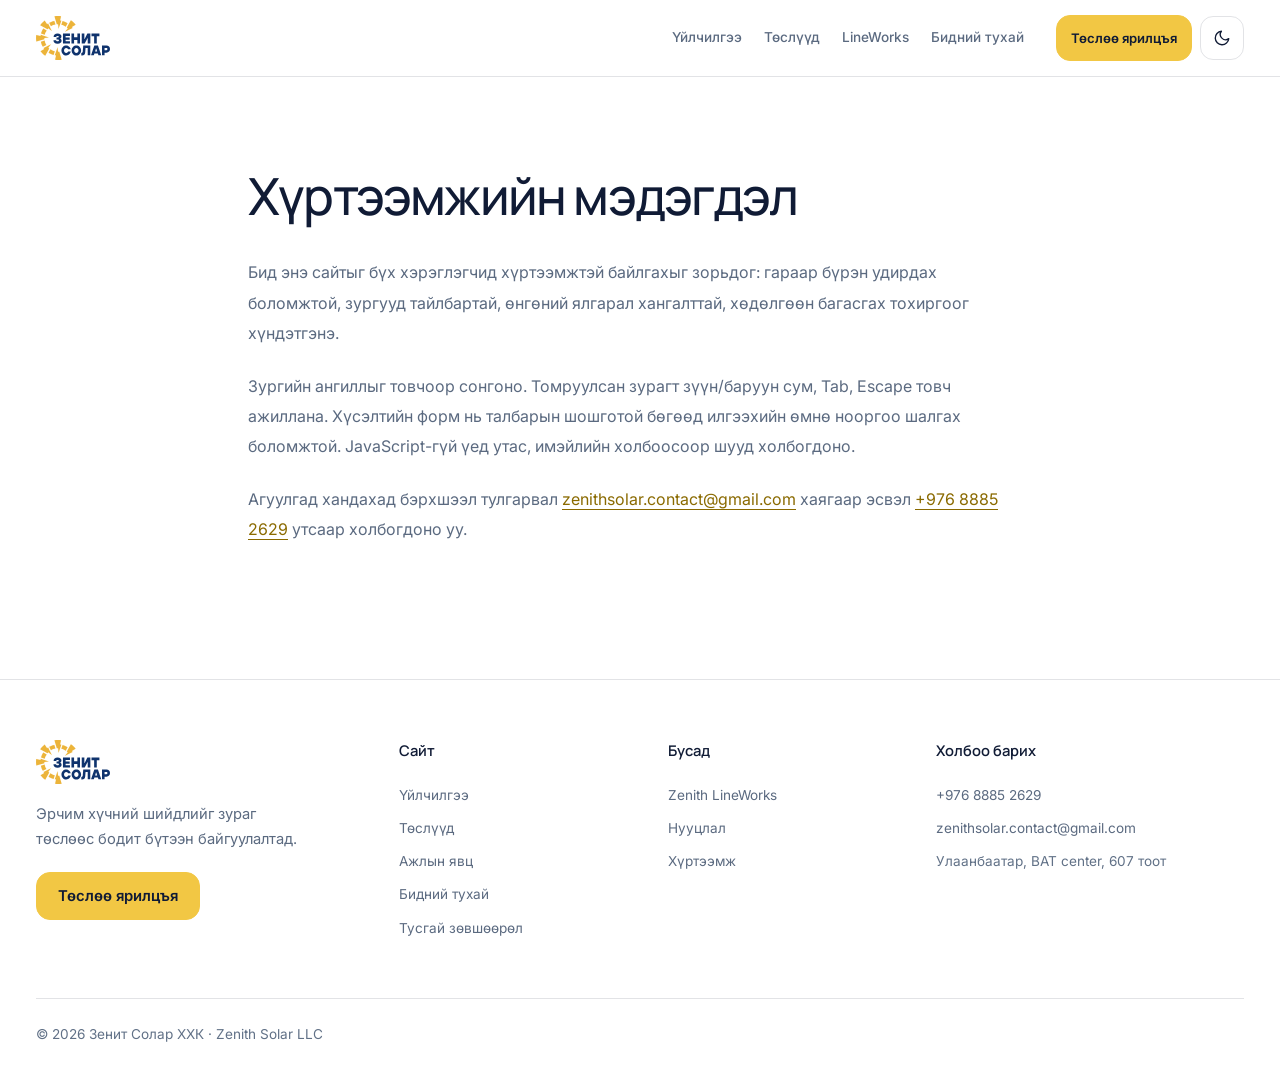
<file: accessibility.html>
<!DOCTYPE html>
<html lang="mn">
<head>
<meta charset="utf-8">
<meta name="viewport" content="width=device-width, initial-scale=1">
<title>Хүртээмж — Зенит Солар ХХК</title>
<meta name="description" content="Зенит Солар ХХК: ЦДАШ, кабель шугам, дэд станц, нарны цахилгаан станцын зураг төсөл, дотор цахилгаан, хэмжилт, зөвлөх үйлчилгээ. Zenith LineWorks — Civil 3D-д зориулсан ЦДАШ-ын зураг төслийн программ.">
<meta property="og:title" content="Хүртээмж — Зенит Солар ХХК">
<meta property="og:description" content="ЦДАШ, дэд станц, нарны цахилгаан станц, дотор цахилгааны зураг төсөл ба хэмжилт.">
<meta property="og:image" content="https://nova-xo.github.io/zenithsolar-web/assets/img/substation-dusk.jpg">
<meta name="theme-color" content="#ffffff">
<script>
(() => {
  let theme = "light";
  try {
    if (localStorage.getItem("zs-theme") === "dark") theme = "dark";
  } catch {}
  document.documentElement.dataset.theme = theme;
  const meta = document.querySelector('meta[name="theme-color"]');
  if (meta) meta.content = theme === "dark" ? "#0b1222" : "#ffffff";
})();
</script>
<link rel="icon" href="assets/img/favicon.svg" type="image/svg+xml">
<link rel="preconnect" href="https://fonts.googleapis.com">
<link rel="preconnect" href="https://fonts.gstatic.com" crossorigin>
<link rel="stylesheet" href="https://fonts.googleapis.com/css2?family=Inter:wght@400;500;600;700&family=Manrope:wght@400;500;600;700;800&display=swap">
<link rel="stylesheet" href="assets/zs-theme.css">
<link rel="stylesheet" href="assets/site.css">
</head>
<body>
<a class="skip-link" href="#main">Үндсэн агуулга руу алгасах</a>

<header class="top">
  <div class="wrap">
    <a class="brand" href="./" aria-label="Зенит Солар — нүүр">
      <img class="logo-light" src="assets/img/logo-mn.svg" alt="Зенит Солар" width="74" height="44">
      <img class="logo-dark" src="assets/img/logo-mn-white.svg" alt="Зенит Солар" width="74" height="44">
    </a>
    <nav class="nav" id="nav" aria-label="Үндсэн цэс">
      <a href="./#services">Үйлчилгээ</a>
      <a href="./#projects">Төслүүд</a>
      <a href="./#lineworks">LineWorks</a>
      <a href="./#about">Бидний тухай</a>
    </nav>
    <div class="top-actions">
      <a class="btn btn-sun" href="./#contact">Төслөө ярилцъя</a>
      <button class="icon-btn" id="theme" type="button" aria-label="Өнгөний горим солих">
        <svg width="18" height="18" viewBox="0 0 24 24" fill="none" stroke="currentColor" stroke-width="2" aria-hidden="true"><path d="M21 12.8A9 9 0 1 1 11.2 3a7 7 0 0 0 9.8 9.8z"/></svg>
      </button>
      <button class="icon-btn menu-btn" id="menu" type="button" aria-label="Цэс" aria-controls="nav" aria-expanded="false">
        <svg width="20" height="20" viewBox="0 0 24 24" fill="none" stroke="currentColor" stroke-width="2" aria-hidden="true"><path d="M3 6h18M3 12h18M3 18h18"/></svg>
      </button>
    </div>
  </div>
</header>

<main id="main" class="page" tabindex="-1"><div class="wrap">
  <h1>Хүртээмжийн мэдэгдэл</h1>
  <p>Бид энэ сайтыг бүх хэрэглэгчид хүртээмжтэй байлгахыг зорьдог: гараар бүрэн удирдах боломжтой, зургууд тайлбартай, өнгөний ялгарал хангалттай, хөдөлгөөн багасгах тохиргоог хүндэтгэнэ.</p>
  <p>Зургийн ангиллыг товчоор сонгоно. Томруулсан зурагт зүүн/баруун сум, Tab, Escape товч ажиллана. Хүсэлтийн форм нь талбарын шошготой бөгөөд илгээхийн өмнө нооргоо шалгах боломжтой. JavaScript-гүй үед утас, имэйлийн холбоосоор шууд холбогдоно.</p>
  <p>Агуулгад хандахад бэрхшээл тулгарвал <a href="mailto:zenithsolar.contact@gmail.com">zenithsolar.contact@gmail.com</a> хаягаар эсвэл <a href="tel:+97688852629">+976 8885 2629</a> утсаар холбогдоно уу.</p>
</div></main>

<footer class="foot">
  <div class="wrap foot-cols">
    <div class="foot-about">
      <img class="logo-foot logo-light" src="assets/img/logo-mn.svg" alt="" width="74" height="44">
      <img class="logo-foot logo-dark" src="assets/img/logo-mn-white.svg" alt="" width="74" height="44">
      <p>Эрчим хүчний шийдлийг зураг төслөөс бодит бүтээн байгуулалтад.</p>
      <a class="btn btn-sun" href="./#contact">Төслөө ярилцъя</a>
    </div>
    <nav aria-label="Сайтын цэс">
      <h2>Сайт</h2>
      <a href="./#services">Үйлчилгээ</a>
      <a href="./#projects">Төслүүд</a>
      <a href="./#process">Ажлын явц</a>
      <a href="./#about">Бидний тухай</a>
      <a href="./#licences">Тусгай зөвшөөрөл</a>
    </nav>
    <nav aria-label="Бусад">
      <h2>Бусад</h2>
      <a href="https://nova-xo.github.io/lineworks/">Zenith LineWorks</a>
      <a href="privacy.html">Нууцлал</a>
      <a href="accessibility.html">Хүртээмж</a>
    </nav>
    <div class="foot-contact">
      <h2>Холбоо барих</h2>
      <a href="tel:+97688852629">+976 8885 2629</a>
      <a href="mailto:zenithsolar.contact@gmail.com">zenithsolar.contact@gmail.com</a>
      <span>Улаанбаатар, BAT center, 607 тоот</span>
    </div>
    <div class="foot-bottom">
      © <span id="year">2026</span> Зенит Солар ХХК · Zenith Solar LLC
    </div>
  </div>
</footer>

<script src="assets/zs-theme.js" defer></script>
<script type="module" src="assets/site.js"></script>
</body>
</html>
</file>
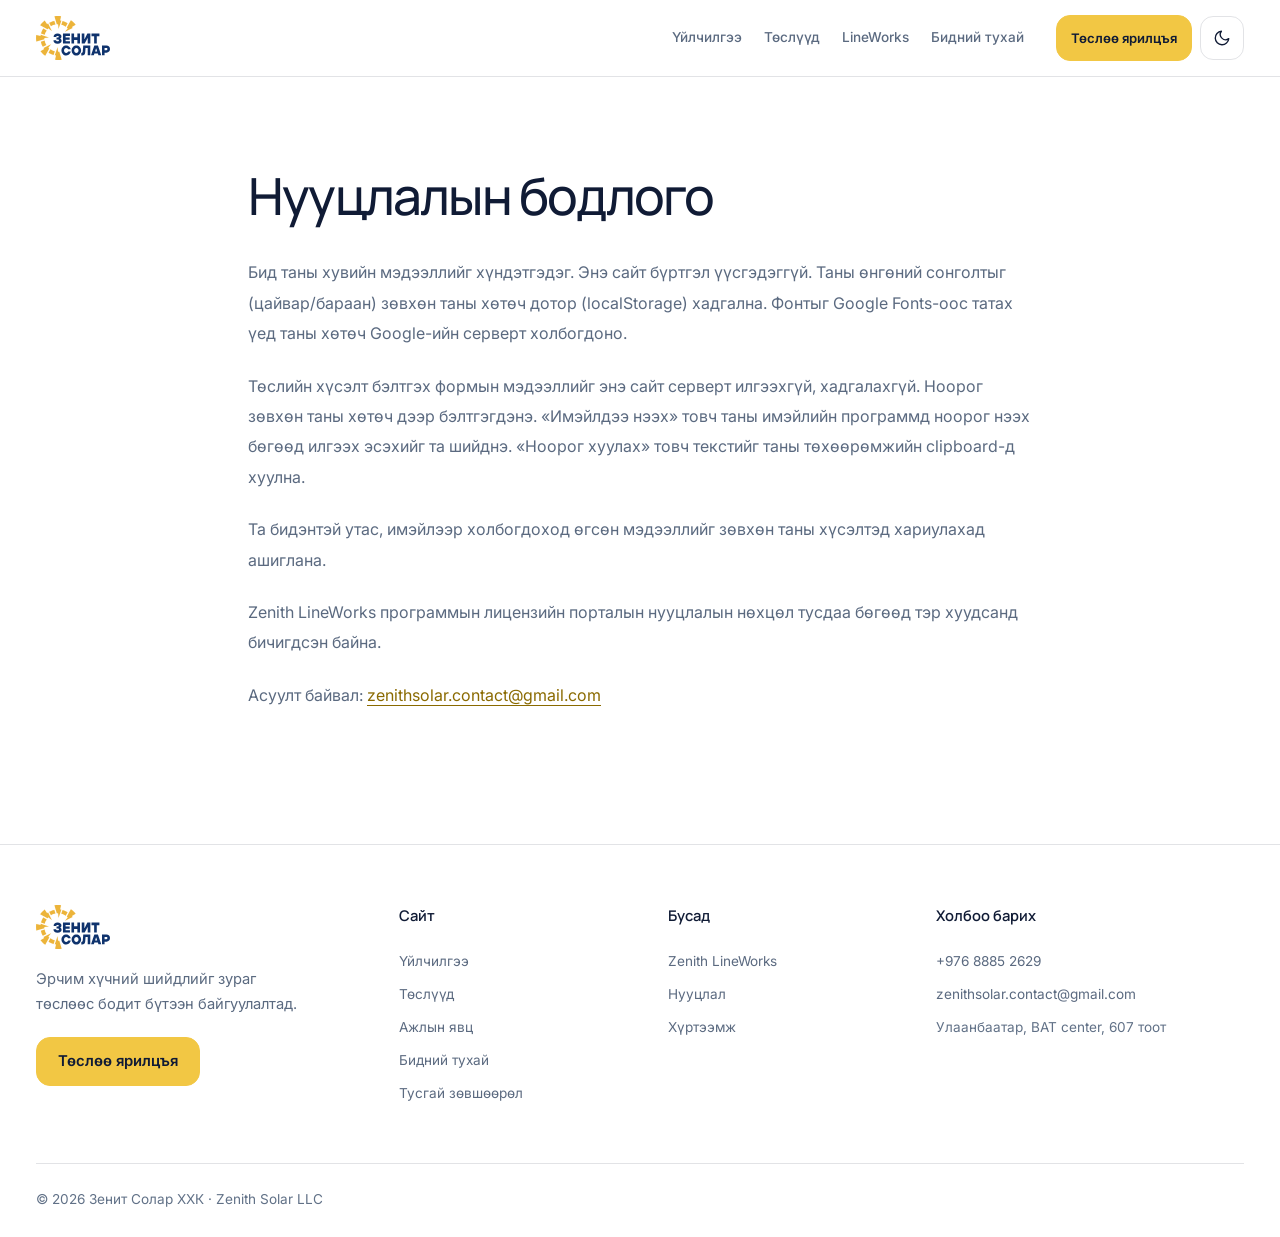
<file: privacy.html>
<!DOCTYPE html>
<html lang="mn">
<head>
<meta charset="utf-8">
<meta name="viewport" content="width=device-width, initial-scale=1">
<title>Нууцлал — Зенит Солар ХХК</title>
<meta name="description" content="Зенит Солар ХХК: ЦДАШ, кабель шугам, дэд станц, нарны цахилгаан станцын зураг төсөл, дотор цахилгаан, хэмжилт, зөвлөх үйлчилгээ. Zenith LineWorks — Civil 3D-д зориулсан ЦДАШ-ын зураг төслийн программ.">
<meta property="og:title" content="Нууцлал — Зенит Солар ХХК">
<meta property="og:description" content="ЦДАШ, дэд станц, нарны цахилгаан станц, дотор цахилгааны зураг төсөл ба хэмжилт.">
<meta property="og:image" content="https://nova-xo.github.io/zenithsolar-web/assets/img/substation-dusk.jpg">
<meta name="theme-color" content="#ffffff">
<script>
(() => {
  let theme = "light";
  try {
    if (localStorage.getItem("zs-theme") === "dark") theme = "dark";
  } catch {}
  document.documentElement.dataset.theme = theme;
  const meta = document.querySelector('meta[name="theme-color"]');
  if (meta) meta.content = theme === "dark" ? "#0b1222" : "#ffffff";
})();
</script>
<link rel="icon" href="assets/img/favicon.svg" type="image/svg+xml">
<link rel="preconnect" href="https://fonts.googleapis.com">
<link rel="preconnect" href="https://fonts.gstatic.com" crossorigin>
<link rel="stylesheet" href="https://fonts.googleapis.com/css2?family=Inter:wght@400;500;600;700&family=Manrope:wght@400;500;600;700;800&display=swap">
<link rel="stylesheet" href="assets/zs-theme.css">
<link rel="stylesheet" href="assets/site.css">
</head>
<body>
<a class="skip-link" href="#main">Үндсэн агуулга руу алгасах</a>

<header class="top">
  <div class="wrap">
    <a class="brand" href="./" aria-label="Зенит Солар — нүүр">
      <img class="logo-light" src="assets/img/logo-mn.svg" alt="Зенит Солар" width="74" height="44">
      <img class="logo-dark" src="assets/img/logo-mn-white.svg" alt="Зенит Солар" width="74" height="44">
    </a>
    <nav class="nav" id="nav" aria-label="Үндсэн цэс">
      <a href="./#services">Үйлчилгээ</a>
      <a href="./#projects">Төслүүд</a>
      <a href="./#lineworks">LineWorks</a>
      <a href="./#about">Бидний тухай</a>
    </nav>
    <div class="top-actions">
      <a class="btn btn-sun" href="./#contact">Төслөө ярилцъя</a>
      <button class="icon-btn" id="theme" type="button" aria-label="Өнгөний горим солих">
        <svg width="18" height="18" viewBox="0 0 24 24" fill="none" stroke="currentColor" stroke-width="2" aria-hidden="true"><path d="M21 12.8A9 9 0 1 1 11.2 3a7 7 0 0 0 9.8 9.8z"/></svg>
      </button>
      <button class="icon-btn menu-btn" id="menu" type="button" aria-label="Цэс" aria-controls="nav" aria-expanded="false">
        <svg width="20" height="20" viewBox="0 0 24 24" fill="none" stroke="currentColor" stroke-width="2" aria-hidden="true"><path d="M3 6h18M3 12h18M3 18h18"/></svg>
      </button>
    </div>
  </div>
</header>

<main id="main" class="page" tabindex="-1"><div class="wrap">
  <h1>Нууцлалын бодлого</h1>
  <p>Бид таны хувийн мэдээллийг хүндэтгэдэг. Энэ сайт бүртгэл үүсгэдэггүй. Таны өнгөний сонголтыг (цайвар/бараан) зөвхөн таны хөтөч дотор (localStorage) хадгална. Фонтыг Google Fonts-оос татах үед таны хөтөч Google-ийн серверт холбогдоно.</p>
  <p>Төслийн хүсэлт бэлтгэх формын мэдээллийг энэ сайт серверт илгээхгүй, хадгалахгүй. Ноорог зөвхөн таны хөтөч дээр бэлтгэгдэнэ. «Имэйлдээ нээх» товч таны имэйлийн программд ноорог нээх бөгөөд илгээх эсэхийг та шийднэ. «Ноорог хуулах» товч текстийг таны төхөөрөмжийн clipboard-д хуулна.</p><p>Та бидэнтэй утас, имэйлээр холбогдоход өгсөн мэдээллийг зөвхөн таны хүсэлтэд хариулахад ашиглана.</p>
  <p>Zenith LineWorks программын лицензийн порталын нууцлалын нөхцөл тусдаа бөгөөд тэр хуудсанд бичигдсэн байна.</p>
  <p>Асуулт байвал: <a href="mailto:zenithsolar.contact@gmail.com">zenithsolar.contact@gmail.com</a></p>
</div></main>

<footer class="foot">
  <div class="wrap foot-cols">
    <div class="foot-about">
      <img class="logo-foot logo-light" src="assets/img/logo-mn.svg" alt="" width="74" height="44">
      <img class="logo-foot logo-dark" src="assets/img/logo-mn-white.svg" alt="" width="74" height="44">
      <p>Эрчим хүчний шийдлийг зураг төслөөс бодит бүтээн байгуулалтад.</p>
      <a class="btn btn-sun" href="./#contact">Төслөө ярилцъя</a>
    </div>
    <nav aria-label="Сайтын цэс">
      <h2>Сайт</h2>
      <a href="./#services">Үйлчилгээ</a>
      <a href="./#projects">Төслүүд</a>
      <a href="./#process">Ажлын явц</a>
      <a href="./#about">Бидний тухай</a>
      <a href="./#licences">Тусгай зөвшөөрөл</a>
    </nav>
    <nav aria-label="Бусад">
      <h2>Бусад</h2>
      <a href="https://nova-xo.github.io/lineworks/">Zenith LineWorks</a>
      <a href="privacy.html">Нууцлал</a>
      <a href="accessibility.html">Хүртээмж</a>
    </nav>
    <div class="foot-contact">
      <h2>Холбоо барих</h2>
      <a href="tel:+97688852629">+976 8885 2629</a>
      <a href="mailto:zenithsolar.contact@gmail.com">zenithsolar.contact@gmail.com</a>
      <span>Улаанбаатар, BAT center, 607 тоот</span>
    </div>
    <div class="foot-bottom">
      © <span id="year">2026</span> Зенит Солар ХХК · Zenith Solar LLC
    </div>
  </div>
</footer>

<script src="assets/zs-theme.js" defer></script>
<script type="module" src="assets/site.js"></script>
</body>
</html>
</file>
<file: assets/zs-theme.css>
/* Нийтлэг сэдэв — компанийн сайт ба LineWorks сайтад ЯГ ИЖИЛ файл. GPT-ийн палитр (2026-10-09). */
:root {
  --radius: 20px;
  --wrap: 1264px;
  --header-height: 76px;
  --font: "Inter", "Segoe UI", system-ui, -apple-system, sans-serif;
  --display: "Manrope", "Inter", "Segoe UI", system-ui, sans-serif;
  --navy: #101b35;
  --navy-deep: #0a1226;
  --navy-ink: #101b35;
  --navy-band: #101b35;
  --sun: #f2c744;
  --sun-deep: #d9ab1f;
  --sun-hover: #f6d468;
  --on-sun: #101b35;
}

:root,
:root[data-theme="light"] {
  --accent: #8a6a00;
  --bg: #ffffff;
  --bg-soft: #f7f8fa;
  --card: #ffffff;
  --ink: #101b35;
  --ink-soft: #5b6a80;
  --ink-faint: #617187;
  --line: rgba(16, 27, 53, .12);
  --line-strong: rgba(16, 27, 53, .26);
  --header-bg: rgba(255, 255, 255, .9);
  --hover: rgba(16, 27, 53, .045);
  --accent-soft: rgba(242, 199, 68, .24);
  --shadow: 0 18px 50px rgba(16, 27, 53, .08);
  --paper: var(--bg);
  --paper-warm: var(--bg-soft);
  --good: #176d40;
  --warn: #93470e;
  color-scheme: light;
}

:root[data-theme="dark"],
.band-dark {
  --accent: #f2c744;
  --bg: #0b1222;
  --bg-soft: #101b35;
  --card: #141f3b;
  --ink: #f3f5f9;
  --ink-soft: #aab4c6;
  --ink-faint: #8d98ad;
  --line: rgba(255, 255, 255, .1);
  --line-strong: rgba(255, 255, 255, .22);
  --header-bg: rgba(11, 18, 34, .9);
  --hover: rgba(255, 255, 255, .05);
  --accent-soft: rgba(242, 199, 68, .14);
  --shadow: 0 18px 50px rgba(0, 0, 0, .28);
  --paper: var(--bg);
  --paper-warm: var(--bg-soft);
  --good: #75d6a1;
  --warn: #f1b779;
  color-scheme: dark;
}

.band-dark {
  background: var(--navy-band);
  color: var(--ink);
}

*,
*::before,
*::after {
  box-sizing: border-box;
}

html {
  scroll-behavior: smooth;
  scroll-padding-top: calc(var(--header-height) + 24px);
}

body {
  min-width: 0;
  min-height: 100vh;
  margin: 0;
  background: var(--bg);
  color: var(--ink);
  font: 400 16px/1.7 var(--font);
  -webkit-font-smoothing: antialiased;
  overflow-wrap: anywhere;
}

img {
  display: block;
  max-width: 100%;
  height: auto;
}

svg {
  max-width: 100%;
}

button,
input,
select,
textarea {
  font: inherit;
}

button {
  touch-action: manipulation;
}

a {
  color: inherit;
  text-underline-offset: .22em;
}

a:hover {
  text-decoration-color: var(--accent);
}

h1,
h2,
h3 {
  margin: 0 0 .55em;
  font-family: var(--display);
  font-weight: 500;
  line-height: 1.18;
  letter-spacing: -.035em;
  text-wrap: balance;
}

h1 {
  font-size: clamp(2.2rem, 4.6vw, 4rem);
}

h2 {
  font-size: clamp(1.85rem, 3.2vw, 2.75rem);
}

h3 {
  font-size: 1.15rem;
  font-weight: 600;
  line-height: 1.4;
  letter-spacing: -.02em;
}

p {
  margin: 0 0 1em;
}

[hidden] {
  display: none !important;
}

.wrap {
  width: 100%;
  max-width: var(--wrap);
  margin-inline: auto;
  padding-inline: 28px;
}

.skip-link {
  position: fixed;
  top: 12px;
  left: 12px;
  z-index: 200;
  max-width: calc(100% - 24px);
  padding: 12px 18px;
  border-radius: 10px;
  background: var(--sun);
  color: var(--on-sun);
  font-weight: 600;
  text-decoration: none;
  transform: translateY(calc(-100% - 20px));
}

.skip-link:focus {
  transform: none;
}

.sr-only {
  position: absolute;
  width: 1px;
  height: 1px;
  padding: 0;
  margin: -1px;
  overflow: hidden;
  clip: rect(0, 0, 0, 0);
  clip-path: inset(50%);
  white-space: nowrap;
  border: 0;
}

:focus-visible {
  outline: 3px solid var(--accent);
  outline-offset: 4px;
}

::selection {
  background: var(--sun);
  color: var(--on-sun);
}

.top {
  position: sticky;
  top: 0;
  z-index: 50;
  background: var(--header-bg);
  border-bottom: 1px solid var(--line);
  -webkit-backdrop-filter: blur(16px);
  backdrop-filter: blur(16px);
}

.top .wrap {
  display: flex;
  align-items: center;
  gap: 22px;
  min-height: var(--header-height);
}

.brand {
  display: inline-flex;
  flex: 0 0 auto;
  align-items: center;
  gap: 14px;
  min-width: 0;
  color: var(--ink);
  text-decoration: none;
}

.brand img {
  flex: 0 0 auto;
  width: auto;
  height: 44px;
}

.brand .logo-light,
.foot .logo-foot.logo-light {
  display: block;
}

.brand .logo-dark,
.foot .logo-foot.logo-dark {
  display: none;
}

:root[data-theme="dark"] .brand .logo-light,
:root[data-theme="dark"] .foot .logo-foot.logo-light,
.band-dark .logo-light {
  display: none;
}

:root[data-theme="dark"] .brand .logo-dark,
:root[data-theme="dark"] .foot .logo-foot.logo-dark,
.band-dark .logo-dark {
  display: block;
}

.brand-product {
  display: inline-flex;
  align-items: center;
  min-width: 0;
  padding-left: 14px;
  border-left: 1px solid var(--line-strong);
  font-family: var(--display);
  font-size: 1rem;
  font-weight: 600;
  letter-spacing: -.025em;
  white-space: nowrap;
}

.nav {
  display: flex;
  align-items: center;
  gap: 2px;
  min-width: 0;
  margin-left: auto;
}

.nav a {
  display: inline-flex;
  align-items: center;
  justify-content: center;
  gap: 8px;
  min-height: 44px;
  padding: 9px 10px;
  border-radius: 10px;
  color: var(--ink-soft);
  font-size: .85rem;
  font-weight: 500;
  line-height: 1.4;
  text-decoration: none;
  white-space: nowrap;
  transition: color .18s ease, background-color .18s ease;
}

.nav a:hover {
  background: var(--hover);
  color: var(--ink);
}

.nav a.here,
.nav a[aria-current="page"] {
  background: var(--accent-soft);
  color: var(--ink);
  box-shadow: inset 0 -2px 0 var(--sun);
}

.top-actions {
  display: flex;
  flex: 0 0 auto;
  align-items: center;
  gap: 8px;
}

.top-actions .btn {
  padding-inline: 14px;
  font-size: .82rem;
  white-space: nowrap;
}

.icon-btn {
  display: inline-grid;
  flex: 0 0 auto;
  place-items: center;
  width: 44px;
  height: 44px;
  padding: 0;
  border: 1px solid var(--line);
  border-radius: 13px;
  background: transparent;
  color: var(--ink);
  cursor: pointer;
  transition: background-color .18s ease, border-color .18s ease;
}

.icon-btn:hover {
  background: var(--hover);
  border-color: var(--line-strong);
}

.icon-btn svg {
  display: block;
}

.menu-btn {
  display: none;
}

.menu-btn[aria-expanded="true"] {
  background: var(--accent-soft);
  border-color: var(--accent);
  color: var(--accent);
}

#nav-account {
  display: inline-flex;
  align-items: center;
  gap: 4px;
  min-width: 0;
}

.nav .nav-user {
  min-width: 0;
}

.nav-user svg {
  display: block;
  flex: 0 0 20px;
  width: 20px;
  height: 20px;
}

.nav-user-label {
  display: block;
  min-width: 0;
  max-width: 16ch;
  overflow: hidden;
  text-overflow: ellipsis;
  white-space: nowrap;
}

.nav .nav-signout {
  padding-inline: 8px;
  color: var(--ink-faint);
  font-size: .78rem;
}

.nav-sep {
  display: block;
  flex: 0 0 1px;
  width: 1px;
  height: 22px;
  margin-inline: 8px;
  background: var(--line-strong);
}

.btn {
  display: inline-flex;
  align-items: center;
  justify-content: center;
  gap: 9px;
  min-height: 46px;
  max-width: 100%;
  padding: 13px 21px;
  border: 1px solid transparent;
  border-radius: 14px;
  font: 600 .93rem/1.4 var(--font);
  text-align: center;
  text-decoration: none;
  cursor: pointer;
  transition:
    background-color .18s ease,
    border-color .18s ease,
    color .18s ease;
}

.btn-sun {
  background: var(--sun);
  border-color: var(--sun);
  color: var(--on-sun);
}

.btn-sun:hover {
  background: var(--sun-hover);
  border-color: var(--sun-hover);
}

.btn-navy {
  background: var(--navy);
  border-color: var(--navy);
  color: #ffffff;
}

.btn-navy:hover {
  background: var(--navy-deep);
  border-color: var(--navy-deep);
}

.btn-line {
  background: transparent;
  border-color: var(--line-strong);
  color: var(--ink);
}

.btn-line:hover {
  background: var(--hover);
  border-color: var(--ink-faint);
}

.btn-ghost {
  background: transparent;
  border-color: var(--line-strong);
  color: var(--ink);
}

.btn-ghost:hover {
  background: var(--hover);
  border-color: var(--ink-faint);
}

.btn:disabled,
.icon-btn:disabled {
  opacity: .5;
  cursor: not-allowed;
}

.eyebrow {
  display: inline-flex;
  align-items: center;
  gap: 10px;
  margin-bottom: 20px;
  color: var(--ink);
  font-size: .82rem;
  font-weight: 500;
  line-height: 1.5;
  letter-spacing: .015em;
}

.eyebrow::before {
  content: "";
  flex: 0 0 18px;
  width: 18px;
  height: 10px;
  border-radius: 999px;
  background: var(--sun);
}

.card-ish,
:where(.card) {
  min-width: 0;
  background: var(--card);
  border: 1px solid var(--line);
  border-radius: var(--radius);
}

.stats {
  display: grid;
  gap: 0;
  margin: 0;
}

.stats > div {
  display: flex;
  flex-direction: column;
  gap: 8px;
  min-width: 0;
  padding-block: 28px;
  border-bottom: 1px solid var(--line);
}

.stats > div:first-child {
  padding-top: 0;
}

.stats > div:last-child {
  border-bottom: 0;
}

.stats strong,
.stats dd {
  order: 0;
  display: block;
  margin: 0;
  color: var(--ink);
  font-family: var(--display);
  font-size: clamp(2.4rem, 5vw, 4.3rem);
  font-weight: 500;
  line-height: 1.05;
  letter-spacing: -.045em;
  font-variant-numeric: tabular-nums;
}

.stats span,
.stats dt {
  order: 1;
  margin: 0;
  color: var(--ink-soft);
  font-size: .9rem;
}

.foot {
  padding: 60px 0 26px;
  border-top: 1px solid var(--line);
  background: var(--bg);
  color: var(--ink-faint);
  font-size: .85rem;
}

.foot .wrap {
  display: flex;
  flex-wrap: wrap;
  align-items: center;
  justify-content: space-between;
  gap: 24px;
}

.foot nav {
  display: flex;
  flex-wrap: wrap;
  gap: 20px;
}

.foot a {
  color: var(--ink-soft);
  text-decoration: none;
}

.foot a:hover {
  color: var(--ink);
}

.foot .btn-sun,
.foot .btn-sun:hover {
  color: var(--on-sun);
}

.foot .logo-foot {
  width: auto;
  height: 44px;
}

.foot .wrap.foot-grid {
  display: grid;
  grid-template-columns: 1fr 3fr;
  align-items: start;
  gap: 28px;
}

.foot-brand {
  display: inline-flex;
  align-items: center;
  width: fit-content;
}

.foot .foot-links {
  display: grid;
  grid-template-columns: repeat(3, minmax(0, 1fr));
  gap: 28px;
}

.foot-links a {
  display: flex;
  align-items: center;
  min-height: 44px;
  width: fit-content;
}

.foot-bottom {
  grid-column: 1 / -1;
  margin-top: 26px;
  padding-top: 24px;
  border-top: 1px solid var(--line);
  line-height: 1.7;
}

.reveal {
  opacity: 1;
  transform: none;
}

.reveal.is-pending {
  opacity: 0;
  transform: translateY(16px);
  transition: opacity .6s ease, transform .6s ease;
}

.reveal.in {
  opacity: 1;
  transform: none;
}

@media (max-width: 900px) {
  .top .wrap {
    position: relative;
    flex-wrap: wrap;
    gap: 0 16px;
    padding-block: 12px;
  }

  .top-actions {
    margin-left: auto;
  }

  .nav {
    order: 3;
    flex: 0 0 100%;
    flex-direction: column;
    align-items: stretch;
    gap: 2px;
    margin: 12px 0 0;
    padding-top: 12px;
    border-top: 1px solid var(--line);
  }

  .nav a {
    justify-content: flex-start;
    padding: 12px;
    white-space: normal;
  }

  .nav-ready .menu-btn {
    display: inline-grid;
  }

  .nav-ready .nav {
    display: none;
    position: absolute;
    top: 100%;
    right: 0;
    left: 0;
    max-height: calc(100vh - var(--header-height));
    max-height: calc(100dvh - var(--header-height));
    margin: 0;
    padding: 12px 28px 20px;
    overflow-y: auto;
    overscroll-behavior: contain;
    background: var(--bg);
    border-top: 0;
    border-bottom: 1px solid var(--line);
    box-shadow: var(--shadow);
  }

  .nav-ready .nav.open {
    display: flex;
  }

  #nav-account {
    flex-wrap: wrap;
    gap: 4px;
  }

  .nav-user-label {
    max-width: 24ch;
  }

  .nav-sep {
    flex-basis: auto;
    width: 100%;
    height: 1px;
    margin: 8px 0;
  }
}

@media (max-width: 640px) {
  :root {
    --header-height: 69px;
  }

  .wrap {
    padding-inline: 20px;
  }

  .top .wrap {
    gap: 0 10px;
  }

  .brand {
    gap: 9px;
  }

  .brand img {
    height: 38px;
  }

  .brand-product {
    padding-left: 9px;
    font-size: .86rem;
  }

  .top-actions {
    gap: 6px;
  }

  .top-actions .btn {
    display: none;
  }

  .nav-ready .nav {
    padding-inline: 20px;
  }

  .foot {
    padding-top: 40px;
  }

  .foot .wrap.foot-grid {
    grid-template-columns: 1fr;
    gap: 24px;
  }

  .foot .foot-links {
    grid-template-columns: repeat(2, minmax(0, 1fr));
    gap: 8px 20px;
  }

  .foot-bottom {
    margin-top: 8px;
  }
}

@media (prefers-reduced-motion: reduce) {
  html {
    scroll-behavior: auto;
  }

  *,
  *::before,
  *::after {
    animation: none !important;
    transition: none !important;
    scroll-behavior: auto !important;
  }

  .reveal,
  .reveal.is-pending,
  .reveal.in {
    opacity: 1;
    transform: none;
  }
}
</file>
<file: assets/site.css>
section {
  padding: 104px 0;
}

section.soft {
  background: var(--bg-soft);
}

.head {
  max-width: 720px;
  margin-bottom: 44px;
}

.head p {
  margin-bottom: 0;
  color: var(--ink-soft);
  font-size: 1.04rem;
  line-height: 1.8;
}

.head .eyebrow {
  color: var(--ink);
}

.hero {
  position: relative;
  isolation: isolate;
  display: flex;
  align-items: center;
  min-height: min(88vh, 850px);
  padding: 0;
  overflow: hidden;
  background: var(--navy-ink);
  color: #ffffff;
}

.hero picture,
.hero picture img {
  position: absolute;
  inset: 0;
  z-index: -2;
  width: 100%;
  height: 100%;
  object-fit: cover;
}

.hero picture img {
  object-position: 66% center;
  filter: saturate(.6);
}

.hero::after {
  content: "";
  position: absolute;
  inset: 0;
  z-index: -1;
  background:
    linear-gradient(
      90deg,
      rgba(16, 27, 53, .97) 0%,
      rgba(16, 27, 53, .86) 44%,
      rgba(16, 27, 53, .5) 100%
    ),
    linear-gradient(
      180deg,
      rgba(16, 27, 53, .1) 0%,
      rgba(16, 27, 53, .2) 60%,
      #101b35 100%
    );
}

.hero .wrap {
  position: relative;
  z-index: 1;
  width: 100%;
  padding-top: 120px;
  padding-bottom: 128px;
}

.hero-lines {
  position: absolute;
  right: max(12px, calc((100% - var(--wrap)) / 2));
  bottom: 5%;
  z-index: 0;
  width: min(41vw, 560px);
  height: auto;
  overflow: visible;
  pointer-events: none;
  animation: lines-settle 1.4s ease 3.2s forwards;
}

.hero-lines path {
  fill: none;
  stroke-linecap: round;
  stroke-linejoin: round;
}

.hero-lines .grid-lines path {
  stroke: rgba(255, 255, 255, .05);
  stroke-width: 1;
}

.hero-lines .towers path {
  stroke: rgba(255, 255, 255, .78);
  stroke-width: 1.5;
}

.hero-lines .wires path {
  stroke: var(--sun);
  stroke-width: 1.7;
}

.hero-lines .dims path {
  stroke: rgba(255, 255, 255, .5);
  stroke-width: 1;
}

.hero-lines .dims .axis {
  stroke: rgba(255, 255, 255, .22);
}

.hero-lines .draw path {
  stroke-dasharray: 1;
  stroke-dashoffset: 1;
  animation: line-draw 1.5s cubic-bezier(.4, 0, .2, 1) forwards;
}

.hero-lines .towers path { animation-delay: .3s; }
.hero-lines .towers path:nth-child(n + 4) { animation-delay: .6s; }
.hero-lines .wires path { animation-delay: 1.2s; animation-duration: 1.8s; }
.hero-lines .dims path { animation-delay: 2s; animation-duration: 1s; }

.hero-lines .labels {
  opacity: 0;
  animation: fade-in .6s ease 2.6s forwards;
}

.hero-lines .labels text {
  fill: var(--sun);
  font: 500 13px/1 var(--font);
  letter-spacing: .04em;
}

.hero-lines .labels circle {
  fill: var(--sun);
}

.hero picture img {
  animation: photo-in 2.4s ease .8s both;
}

@keyframes line-draw {
  to { stroke-dashoffset: 0; }
}

@keyframes fade-in {
  to { opacity: 1; }
}

@keyframes lines-settle {
  to { opacity: .8; }
}

@keyframes photo-in {
  from { opacity: .2; filter: saturate(0) contrast(.9); }
  to { opacity: 1; filter: saturate(.6); }
}

.hero .eyebrow {
  color: #e8ecf3;
}

.hero h1 {
  max-width: 19ch;
  font-size: clamp(2.3rem, 4.8vw, 4.25rem);
  font-weight: 500;
  line-height: 1.14;
}

.hero h1 em {
  color: var(--sun);
  font-style: normal;
}

.hero .lede {
  max-width: 62ch;
  margin: 24px 0 32px;
  color: #bbc4d1;
  font-size: clamp(1rem, 1.5vw, 1.12rem);
  line-height: 1.8;
}

.hero .row {
  display: flex;
  flex-wrap: wrap;
  gap: 12px;
}

.hero .btn-ghost {
  border-color: rgba(255, 255, 255, .28);
  color: #ffffff;
}

.hero .btn-ghost:hover {
  background: rgba(255, 255, 255, .07);
  border-color: rgba(255, 255, 255, .55);
}

.trust {
  padding: 0;
  border-bottom: 1px solid var(--line);
  background: var(--bg);
}

.trust-list {
  display: grid;
  grid-template-columns: repeat(4, minmax(0, 1fr));
  margin: 0;
  padding: 0;
  list-style: none;
}

.trust-list li {
  min-width: 0;
  padding: 30px 24px;
  border-right: 1px solid var(--line);
}

.trust-list li:first-child {
  padding-left: 0;
}

.trust-list li:last-child {
  padding-right: 0;
  border-right: 0;
}

.trust-list li::before {
  content: "";
  display: block;
  width: 20px;
  height: 3px;
  margin-bottom: 16px;
  border-radius: 2px;
  background: var(--sun);
}

.trust-list strong {
  display: block;
  margin-bottom: 4px;
  color: var(--ink);
  font-family: var(--display);
  font-size: 1.12rem;
  font-weight: 600;
  letter-spacing: -.02em;
  line-height: 1.4;
}

.trust-list span {
  color: var(--ink-soft);
  font-size: .88rem;
  line-height: 1.6;
}

.steps {
  --p: 1;
  position: relative;
  display: grid;
  grid-template-columns: repeat(4, minmax(0, 1fr));
  gap: 28px;
  margin: 0;
  padding: 0;
  list-style: none;
}

.steps::before,
.steps::after {
  content: "";
  position: absolute;
  top: var(--track-top, 10px);
  left: var(--track-left, 10px);
  height: 2px;
  border-radius: 2px;
}

.steps::before {
  width: var(--track-length, calc(75% + 21px));
  background: var(--line);
}

.steps::after {
  width: calc(var(--track-length, calc(75% + 21px)) * var(--p));
  background: var(--sun);
}

.steps li {
  position: relative;
  z-index: 1;
  min-width: 0;
}

.step-dot {
  display: block;
  width: 22px;
  height: 22px;
  margin-bottom: 24px;
  border: 2px solid var(--sun);
  border-radius: 50%;
  background: var(--sun);
  transition: background-color .3s ease, border-color .3s ease;
}

.steps.live li:not(.done) .step-dot {
  border-color: var(--line-strong);
  background: var(--bg);
}

.steps h3 {
  margin-bottom: 8px;
}

.steps p {
  margin: 0;
  color: var(--ink-soft);
  font-size: .95rem;
  line-height: 1.75;
}

.text-link {
  display: inline-flex;
  align-items: center;
  gap: 6px;
  min-height: 46px;
  padding-inline: 8px;
  color: var(--ink);
  font-weight: 600;
  text-decoration: none;
}

.text-link:hover {
  color: var(--accent);
}

.shot-bar {
  display: flex;
  align-items: center;
  gap: 6px;
  margin: -2px 0 12px;
  color: var(--ink-faint);
  font-size: .74rem;
}

.shot-bar i {
  width: 9px;
  height: 9px;
  border-radius: 50%;
  background: var(--line-strong);
}

.shot-bar span {
  margin-left: 8px;
}

.foot .wrap.foot-cols {
  display: grid;
  grid-template-columns: minmax(0, 1.4fr) minmax(0, 1fr) minmax(0, 1fr) minmax(0, 1.3fr);
  align-items: start;
  gap: 32px;
}

.foot-cols h2 {
  margin: 0 0 14px;
  color: var(--ink);
  font: 600 .92rem/1.4 var(--display);
  letter-spacing: 0;
}

.foot-cols nav,
.foot-contact {
  display: flex;
  flex-direction: column;
  align-items: flex-start;
  gap: 10px;
}

.foot-about p {
  max-width: 30ch;
  margin: 18px 0 20px;
  color: var(--ink-soft);
  font-size: .92rem;
}

.foot-about .btn {
  color: var(--on-sun);
}

.foot-contact span {
  color: var(--ink-faint);
}

.grid {
  display: grid;
  gap: 16px;
}

.grid.services {
  grid-template-columns: repeat(3, minmax(0, 1fr));
}

.grid.services .card {
  padding: 30px 26px;
}

.card {
  padding: 28px;
  transition: border-color .2s ease, background-color .2s ease;
}

.card:hover {
  border-color: var(--line-strong);
}

.card .ico {
  display: grid;
  place-items: center;
  width: 52px;
  height: 52px;
  margin-bottom: 26px;
  border: 1px solid var(--line);
  border-radius: 14px;
  background: var(--hover);
  color: var(--ink-soft);
}

.card h3 {
  margin-bottom: 12px;
}

.card p {
  margin: 0;
  color: var(--ink-soft);
  font-size: .95rem;
  line-height: 1.8;
}

.card ul {
  margin: 12px 0 0;
  padding-left: 18px;
  color: var(--ink-soft);
  font-size: .93rem;
}

.product {
  position: relative;
  isolation: isolate;
  overflow: hidden;
  background: var(--navy-band);
  color: var(--ink);
}

.product .head p {
  color: var(--ink-soft);
}

.product .head .eyebrow {
  color: var(--ink);
}

.product-grid {
  display: grid;
  grid-template-columns: minmax(0, 1.1fr) minmax(0, .9fr);
  align-items: center;
  gap: 72px;
}

.product-grid > * {
  min-width: 0;
}

.features {
  display: grid;
  gap: 0;
  margin: 0 0 32px;
  padding: 0;
  list-style: none;
}

.features li {
  display: grid;
  grid-template-columns: 22px minmax(0, 1fr);
  gap: 12px;
  padding-block: 16px;
  border-bottom: 1px solid var(--line);
  color: var(--ink-soft);
  font-size: .95rem;
}

.features li:first-child {
  padding-top: 0;
}

.features li svg {
  margin-top: 4px;
  color: var(--accent);
}

.features strong {
  color: var(--ink);
  font-weight: 600;
}

.shot {
  position: relative;
  justify-self: center;
  width: 100%;
  max-width: 470px;
  margin: 0;
  padding: 16px;
  border: 1px solid var(--line-strong);
  border-radius: 20px;
  background: var(--card);
  box-shadow: var(--shadow);
}

.shot img {
  width: 100%;
  height: auto;
  border-radius: 10px;
}

.shot figcaption {
  margin-top: 14px;
  color: var(--ink-faint);
  font-size: .8rem;
  text-align: center;
}

.pills {
  display: flex;
  flex-wrap: wrap;
  gap: 8px;
  margin-bottom: 28px;
}

.pill {
  max-width: 100%;
  padding: 6px 12px;
  border: 1px solid var(--line);
  border-radius: 999px;
  background: var(--hover);
  color: var(--ink-soft);
  font-size: .78rem;
  font-weight: 500;
}

.product .row,
.cta-band .row {
  display: flex;
  flex-wrap: wrap;
  align-items: center;
  gap: 12px;
}

.product::before,
.cta-band::before {
  content: "";
  position: absolute;
  z-index: -1;
  background: url("img/bolt.svg") no-repeat center / contain;
  pointer-events: none;
}

.product::before {
  top: -90px;
  right: -150px;
  width: 480px;
  height: 930px;
  opacity: .06;
  transform: rotate(14deg);
}

.filters {
  display: flex;
  flex-wrap: wrap;
  gap: 8px;
  margin-bottom: 28px;
}

.filters button {
  min-height: 44px;
  padding: 10px 18px;
  border: 1px solid var(--line);
  border-radius: 999px;
  background: transparent;
  color: var(--ink-soft);
  font: 500 .88rem/1.4 var(--font);
  cursor: pointer;
  transition:
    background-color .18s ease,
    border-color .18s ease,
    color .18s ease;
}

.filters button:hover {
  border-color: var(--line-strong);
  color: var(--ink);
}

.filters button[aria-pressed="true"] {
  border-color: var(--sun);
  background: var(--sun);
  color: var(--on-sun);
}

.gallery {
  display: grid;
  grid-template-columns: repeat(3, minmax(0, 1fr));
  grid-auto-flow: dense;
  gap: 16px;
}

.gallery figure {
  position: relative;
  min-width: 0;
  margin: 0;
  overflow: hidden;
  aspect-ratio: 4 / 3;
  border: 1px solid var(--line);
  border-radius: var(--radius);
  background: var(--bg-soft);
}

.gallery figure[role="button"] {
  cursor: zoom-in;
}

.gallery figure.tall {
  grid-row: span 2;
  aspect-ratio: auto;
}

.gallery figure.wide {
  grid-column: 1 / -1;
  aspect-ratio: 21 / 8;
}

.gallery.filtered figure.tall,
.gallery.filtered figure.wide {
  grid-row: auto;
  grid-column: auto;
  aspect-ratio: 4 / 3;
}

.gallery picture {
  display: block;
  width: 100%;
  height: 100%;
}

.gallery img {
  width: 100%;
  height: 100%;
  object-fit: cover;
  transition: transform .5s ease;
}

.gallery figure:hover img,
.gallery figure:focus-visible img {
  transform: scale(1.05);
}

.gallery figure:hover figcaption,
.gallery figure:focus-visible figcaption {
  padding-bottom: 26px;
}

.gallery figcaption {
  position: absolute;
  inset: auto 0 0;
  padding: 48px 20px 18px;
  background: linear-gradient(
    to bottom,
    rgba(10, 18, 38, 0) 0,
    rgba(10, 18, 38, .92) 48px,
    rgba(10, 18, 38, .92) 100%
  );
  transition: padding-bottom .35s ease;
  color: #ffffff;
  font-size: .92rem;
  font-weight: 500;
  line-height: 1.5;
  pointer-events: none;
}

.gallery figcaption span {
  display: block;
  margin-bottom: 4px;
  color: var(--sun);
  font-size: .73rem;
  font-weight: 500;
  letter-spacing: .035em;
}

.gallery figure[hidden] {
  display: none;
}

.note {
  margin-top: 20px;
  color: var(--ink-faint);
  font-size: .88rem;
}

.lightbox {
  position: fixed;
  inset: 0;
  z-index: 100;
  display: grid;
  place-items: center;
  padding: 76px 24px 24px;
  overflow-y: auto;
  overscroll-behavior: contain;
  background: rgba(10, 18, 38, .96);
}

.lightbox[hidden] {
  display: none;
}

.lightbox img {
  width: auto;
  max-width: 100%;
  max-height: calc(100vh - 110px);
  max-height: calc(100dvh - 110px);
  object-fit: contain;
  border-radius: 12px;
}

.lightbox button {
  position: absolute;
  top: 18px;
  right: 18px;
  border-color: rgba(255, 255, 255, .25);
  background: var(--navy);
  color: #ffffff;
}

.lightbox button:focus-visible,
.hero :focus-visible {
  outline-color: var(--sun);
}

.licences {
  display: grid;
  grid-template-columns: repeat(3, minmax(0, 1fr));
  gap: 16px;
}

.licence {
  display: flex;
  flex-direction: column;
  align-items: flex-start;
  border-top-color: var(--line-strong);
}

.licence .code {
  width: 100%;
  margin-bottom: 24px;
  padding-bottom: 22px;
  border-bottom: 1px solid var(--line);
  color: var(--accent);
  font-family: var(--display);
  font-size: clamp(2rem, 3.4vw, 2.65rem);
  font-weight: 500;
  line-height: 1.15;
  letter-spacing: -.04em;
}

.licence .meta {
  margin-top: auto;
  padding-top: 24px;
  color: var(--ink-faint);
  font-size: .82rem;
}

#about {
  background: var(--bg-soft);
}

.about-grid {
  display: grid;
  grid-template-columns: minmax(0, 1.1fr) minmax(0, .9fr);
  align-items: center;
  gap: 72px;
}

.about-grid > * {
  min-width: 0;
}

.about-grid .lead {
  margin-top: 24px;
  color: var(--ink-soft);
  font-size: 1.04rem;
  line-height: 1.85;
}

.values {
  display: grid;
  gap: 0;
  margin-top: 30px;
}

.values > div {
  display: grid;
  grid-template-columns: 44px minmax(0, 1fr);
  align-items: start;
  gap: 16px;
  padding-block: 20px;
  border-bottom: 1px solid var(--line);
}

.values > div:last-child {
  border-bottom: 0;
}

.values h3 {
  margin: 0 0 6px;
  font-size: 1rem;
}

.values .ico {
  display: grid;
  place-items: center;
  width: 44px;
  height: 44px;
  border: 1px solid var(--line);
  border-radius: 12px;
  background: var(--hover);
  color: var(--ink-soft);
}

.values p {
  margin: 0;
  color: var(--ink-soft);
  font-size: .93rem;
}

.about-photo {
  position: relative;
}

.about-photo img {
  width: 100%;
  aspect-ratio: 4 / 5;
  object-fit: cover;
  border: 1px solid var(--line);
  border-radius: 20px;
  box-shadow: var(--shadow);
}

.about-photo .badge {
  position: absolute;
  right: 20px;
  bottom: 20px;
  left: 20px;
  padding: 18px 20px;
  border: 1px solid rgba(255, 255, 255, .2);
  border-radius: 14px;
  background: rgba(16, 27, 53, .9);
  color: #ffffff;
  font-family: var(--display);
  font-size: 1.1rem;
  font-weight: 500;
  -webkit-backdrop-filter: blur(10px);
  backdrop-filter: blur(10px);
}

.about-photo .badge small {
  display: block;
  margin-top: 4px;
  color: #b9c3d2;
  font: 400 .82rem/1.6 var(--font);
}

.contact-grid {
  display: grid;
  grid-template-columns: repeat(3, minmax(0, 1fr));
  gap: 16px;
  margin-bottom: 24px;
}

.contact-grid .card a {
  color: var(--ink);
  font-size: .96rem;
  font-weight: 500;
  text-decoration: none;
  overflow-wrap: anywhere;
  word-break: break-word;
}

.contact-grid .card a:hover {
  color: var(--accent);
}

.contact-grid .label {
  display: block;
  margin-bottom: 16px;
  color: var(--ink-faint);
  font-size: .82rem;
  font-weight: 500;
}

.cta-band {
  position: relative;
  isolation: isolate;
  display: flex;
  flex-wrap: wrap;
  align-items: center;
  justify-content: space-between;
  gap: 24px;
  padding: 36px;
  overflow: hidden;
  border: 1px solid var(--line-strong);
  border-radius: 20px;
  background: var(--bg-soft);
  color: var(--ink);
}

.cta-band > * {
  min-width: 0;
}

.cta-band h3 {
  margin: 0 0 8px;
  font-size: 1.4rem;
  font-weight: 500;
}

.cta-band p {
  margin: 0;
  color: var(--ink-soft);
  font-size: .95rem;
}

.cta-band::before {
  top: -60px;
  right: 28%;
  width: 160px;
  height: 340px;
  opacity: .04;
  transform: rotate(14deg);
}

.page {
  min-height: calc(100svh - var(--header-height) - 240px);
  padding: 88px 0 112px;
}

.page .wrap {
  max-width: 840px;
}

.page h1 {
  margin-bottom: 32px;
  font-size: clamp(2rem, 4vw, 3.2rem);
}

.page h2 {
  margin-top: 40px;
  font-size: 1.55rem;
}

.page h3 {
  margin-top: 28px;
}

.page p,
.page li {
  color: var(--ink-soft);
  line-height: 1.9;
}

.page p {
  margin-bottom: 22px;
}

.page a {
  color: var(--accent);
  overflow-wrap: anywhere;
}

@media (max-width: 1180px) {
  .hero-lines {
    display: none;
  }
}

@media (max-width: 1000px) {
  .foot .wrap.foot-cols {
    grid-template-columns: repeat(2, minmax(0, 1fr));
  }

  .grid.services {
    grid-template-columns: repeat(2, minmax(0, 1fr));
  }

  .product-grid,
  .about-grid {
    gap: 40px;
  }
}

@media (max-width: 900px) {
  .product-grid,
  .about-grid {
    grid-template-columns: minmax(0, 1fr);
    gap: 44px;
  }

  .shot {
    max-width: 420px;
  }

  .about-photo {
    width: 100%;
    max-width: 580px;
    justify-self: center;
  }

  .about-photo .badge {
    left: 20px;
  }
}

@media (max-width: 860px) {
  .gallery {
    grid-template-columns: repeat(2, minmax(0, 1fr));
  }

  .gallery figure.wide {
    aspect-ratio: 16 / 9;
  }

  .licences,
  .contact-grid {
    grid-template-columns: minmax(0, 1fr);
  }

  .licence .meta {
    margin-top: 0;
  }
}

@media (max-width: 760px) {
  section {
    padding: 72px 0;
  }

  .hero {
    min-height: auto;
  }

  .hero .wrap {
    padding-top: 80px;
    padding-bottom: 72px;
  }

  .trust-list {
    grid-template-columns: repeat(2, minmax(0, 1fr));
  }

  .trust-list li {
    padding: 22px 16px;
    border-bottom: 1px solid var(--line);
  }

  .trust-list li:nth-child(odd) {
    padding-left: 0;
  }

  .trust-list li:nth-child(even) {
    padding-right: 0;
    border-right: 0;
  }

  .trust-list li:nth-last-child(-n + 2) {
    border-bottom: 0;
  }

  .steps {
    grid-template-columns: minmax(0, 1fr);
    gap: 30px;
    padding-left: 40px;
  }

  .steps::before,
  .steps::after {
    top: var(--track-top, 12px);
    left: var(--track-left, 10px);
    width: 2px;
  }

  .steps::before {
    height: var(--track-length, calc(100% - 22px));
  }

  .steps::after {
    height: calc(var(--track-length, calc(100% - 22px)) * var(--p));
  }

  .step-dot {
    position: absolute;
    top: 2px;
    left: -40px;
    margin: 0;
  }

  .head {
    margin-bottom: 32px;
  }

  .cta-band {
    padding: 28px;
  }

  .page {
    padding: 64px 0 80px;
  }
}

@media (max-width: 520px) {
  .grid.services,
  .gallery {
    grid-template-columns: minmax(0, 1fr);
  }

  .gallery figure.tall,
  .gallery figure.wide {
    grid-row: auto;
    grid-column: auto;
    aspect-ratio: 4 / 3;
  }

  .hero h1 {
    max-width: 100%;
  }

  .hero .wrap {
    padding-top: 64px;
  }

  .trust-list strong {
    font-size: 1rem;
  }

  .trust-list span {
    font-size: .8rem;
  }

  .foot .wrap.foot-cols {
    grid-template-columns: minmax(0, 1fr);
  }

  .card,
  .grid.services .card {
    padding: 24px;
  }

  .shot {
    padding: 10px;
  }

  .cta-band {
    padding: 24px;
  }

  .about-photo .badge {
    right: 12px;
    bottom: 12px;
    left: 12px;
  }

  .lightbox {
    padding-inline: 12px;
  }
}

@media (prefers-reduced-motion: reduce) {
  .hero-lines {
    opacity: .8;
  }

  .hero-lines .draw path {
    stroke-dashoffset: 0;
  }

  .hero-lines .labels {
    opacity: 1;
  }

  .hero picture img {
    opacity: 1;
    filter: saturate(.6);
  }

  .card,
  .gallery img {
    transition: none;
  }

  .gallery figure:hover img,
  .gallery figure:focus-visible img {
    transform: none;
  }
}

/* Company homepage refresh. Shared zs-theme files are intentionally unchanged. */
body > *,
.wrap > *,
.hero-layout > *,
.contact-layout > *,
.form-grid > * {
  min-width: 0;
}

section {
  padding-block: 80px;
}
.hero-refresh {
  min-height: 0;
  padding: 0;
}
.hero-refresh::after {
  display: none;
}
.hero-refresh .hero-layout {
  display: grid;
  grid-template-columns: minmax(0, 1.05fr) minmax(0, 0.95fr);
  gap: 64px;
  align-items: center;
  padding-block: 72px;
}
.hero-refresh h1 {
  max-width: 14ch;
  font-size: clamp(2.8rem, 5.1vw, 4.6rem);
}
.hero-refresh h1 em {
  display: block;
}
.hero-refresh .lede {
  max-width: 52ch;
  color: #c3cbd8;
}
.hero-refresh .eyebrow {
  color: #c3cbd8;
}
.hero-visual {
  position: relative;
  min-width: 0;
  align-self: stretch;
  min-height: 430px;
  margin: 0;
  overflow: hidden;
  border-radius: 18px;
  border: 1px solid rgba(255, 255, 255, 0.15);
}
.hero-refresh .hero-visual picture {
  position: absolute;
  inset: 0;
  z-index: 0;
}
.hero-refresh .hero-visual img {
  position: static;
  z-index: 0;
  width: 100%;
  height: 100%;
  object-fit: cover;
  object-position: 47% center;
  filter: none;
  animation: none;
}
.hero-visual::after {
  content: "";
  position: absolute;
  inset: 40% 0 0;
  pointer-events: none;
  background: linear-gradient(transparent, rgba(10, 18, 38, 0.95));
}
.hero-visual figcaption {
  position: absolute;
  z-index: 1;
  bottom: 30px;
  left: 28px;
  right: 28px;
}
.hero-visual figcaption span {
  display: block;
  margin-bottom: 8px;
  color: var(--sun);
  font-size: 0.76rem;
}
.hero-visual figcaption strong {
  color: white;
  font-size: 1.12rem;
  font-weight: 500;
}
.hero-image-link {
  position: absolute;
  z-index: 2;
  top: 20px;
  right: 20px;
  display: flex;
  gap: 16px;
  align-items: center;
  padding: 10px 14px;
  min-height: 44px;
  border-radius: 8px;
  border: 1px solid rgba(255, 255, 255, 0.3);
  background: rgba(10, 18, 38, 0.78);
  color: white;
  font-size: 0.8rem;
  text-decoration: none;
}
.hero-image-link:hover {
  background: var(--navy);
}
.hero-direct {
  display: flex;
  flex-wrap: wrap;
  gap: 12px 24px;
  margin-top: 28px;
  font-size: 0.83rem;
  color: #aab4c6;
}
.hero-direct a {
  color: #e8ecf3;
  text-decoration: none;
}
.hero-direct a:hover {
  text-decoration: underline;
}
.trust-refresh {
  padding: 0;
}
.trust-list li > a {
  display: block;
  margin-top: 7px;
  color: var(--accent);
  font-size: 0.77rem;
  text-decoration: none;
}
.section-top {
  display: flex;
  align-items: end;
  justify-content: space-between;
  gap: 28px;
  margin-bottom: 36px;
}
.section-top .head {
  margin: 0;
}
.section-top > .text-link {
  flex-shrink: 0;
}
.service-card {
  display: flex;
  flex-direction: column;
}
.service-top {
  display: flex;
  align-items: center;
  justify-content: space-between;
  margin-bottom: 24px;
}
.service-card .ico {
  margin: 0;
  color: var(--accent);
}
.service-index {
  font-size: 0.75rem;
  font-family: var(--display);
  color: var(--ink-faint);
}
.service-card .service-lead {
  font-size: 0.85rem;
  color: var(--ink);
  font-weight: 500;
  margin-bottom: 10px;
}
.service-card .service-scope {
  margin-top: auto;
  padding-top: 24px;
  color: var(--ink-faint);
  font-size: 0.76rem;
}
.service-action {
  display: flex;
  align-items: center;
  justify-content: space-between;
  gap: 14px;
  padding-top: 16px;
  margin-top: 16px;
  border-top: 1px solid var(--line);
  text-decoration: none;
  color: var(--accent);
  font-size: 0.85rem;
  font-weight: 500;
}
.service-action:hover {
  text-decoration: underline;
}
.gallery-tools {
  display: flex;
  align-items: center;
  justify-content: space-between;
  flex-wrap: wrap;
  gap: 16px;
  margin-bottom: 24px;
}
.gallery-tools .filters {
  margin: 0;
}
.filter-count {
  display: inline-grid;
  place-items: center;
  min-width: 19px;
  padding-inline: 4px;
  font-size: 0.72rem;
  opacity: 0.85;
}
.gallery-status {
  margin: 0;
  color: var(--ink-faint);
  font-size: 0.8rem;
}
.gallery-bottom {
  display: flex;
  justify-content: space-between;
  align-items: center;
  flex-wrap: wrap;
  gap: 16px;
  margin-top: 28px;
}
.projects-refresh .gallery figure {
  aspect-ratio: 4/3;
}
.projects-refresh .gallery {
  scroll-margin-top: calc(var(--header-height) + 24px);
}
.product-requirements {
  margin: 0 0 28px;
  max-width: 64ch;
  color: var(--ink-soft);
  font-size: 0.85rem;
  line-height: 1.8;
}
.product .shot {
  max-width: 370px;
}
.faq-layout {
  display: grid;
  grid-template-columns: minmax(0, 0.8fr) minmax(0, 1.2fr);
  gap: 72px;
  align-items: start;
}
.faq-layout .head {
  margin: 0;
}
.faq-list {
  border-top: 1px solid var(--line);
}
.faq-list details {
  border-bottom: 1px solid var(--line);
}
.faq-list summary {
  padding: 21px 28px 21px 0;
  font-weight: 500;
  cursor: pointer;
}
.faq-list p {
  color: var(--ink-soft);
  font-size: 0.94rem;
  padding-right: 16px;
}
.faq-list a {
  color: var(--accent);
}
.contact-layout {
  display: grid;
  grid-template-columns: minmax(0, 0.75fr) minmax(0, 1.25fr);
  gap: 64px;
  align-items: start;
}
.contact-details {
  display: grid;
  gap: 28px;
}
.contact-details > div {
  padding-bottom: 24px;
  border-bottom: 1px solid var(--line);
}
.contact-details .label {
  display: block;
  margin-bottom: 9px;
  font-size: 0.78rem;
  color: var(--ink-faint);
}
.contact-details a {
  display: inline-block;
  max-width: 100%;
  overflow-wrap: anywhere;
  color: var(--ink);
  text-decoration: none;
}
.contact-details a:hover {
  text-decoration: underline;
}
.contact-details .contact-phone {
  font-family: var(--display);
  font-size: 1.85rem;
  font-weight: 500;
  letter-spacing: -0.035em;
}
.contact-details p {
  margin: 0;
  color: var(--ink-soft);
  font-size: 0.92rem;
}
.contact-details .text-link {
  padding-left: 0;
  font-size: 0.85rem;
  color: var(--accent);
}
.contact-copy {
  display: block;
  min-height: 44px;
  margin-top: 8px;
  padding: 6px 0;
  border: 0;
  background: transparent;
  color: var(--accent);
  text-align: left;
  font-size: 0.8rem;
  cursor: pointer;
  text-decoration: underline;
  text-underline-offset: 0.2em;
}
.contact-preparation h3 {
  font-size: 0.92rem;
}
.contact-preparation ul {
  margin: 12px 0 0;
  padding-left: 18px;
  color: var(--ink-soft);
  font-size: 0.85rem;
}
.contact-preparation li {
  margin-block: 6px;
}
.enquiry-panel {
  padding: 30px;
  border: 1px solid var(--line);
  border-radius: 18px;
  background: var(--bg-soft);
}
.enquiry-form {
  display: grid;
  gap: 22px;
}
.form-heading {
  display: flex;
  justify-content: space-between;
  flex-wrap: wrap;
  gap: 8px;
  padding-bottom: 20px;
  border-bottom: 1px solid var(--line);
}
.form-heading span:first-child {
  font-size: 1rem;
  font-weight: 600;
}
.form-heading span:last-child {
  color: var(--ink-faint);
  font-size: 0.76rem;
  align-self: center;
}
.form-grid {
  display: grid;
  grid-template-columns: repeat(2, minmax(0, 1fr));
  gap: 18px;
}
.field {
  display: grid;
  gap: 8px;
  min-width: 0;
}
.field label {
  font-size: 0.85rem;
  color: var(--ink);
}
.field .optional {
  font-size: 0.7rem;
  color: var(--ink-faint);
  font-weight: 400;
}
.field :is(input, select, textarea),
.enquiry-draft textarea {
  display: block;
  width: 100%;
  min-width: 0;
  min-height: 48px;
  padding: 11px 13px;
  border: 1px solid var(--ink-faint);
  border-radius: 9px;
  background: var(--card);
  color: var(--ink);
  font: inherit;
  font-size: 0.94rem;
  line-height: 1.6;
}
.field textarea,
.enquiry-draft textarea {
  resize: vertical;
}
.field :is(input, select, textarea)::placeholder {
  color: var(--ink-faint);
  opacity: 1;
}
.field :is(input, select, textarea):focus-visible,
.enquiry-draft textarea:focus-visible {
  outline: 2px solid var(--accent);
  outline-offset: 2px;
}
.form-submit {
  display: grid;
  gap: 14px;
  justify-items: start;
}
.form-submit p,
#draft-note {
  margin: 0;
  color: var(--ink-faint);
  font-size: 0.78rem;
  line-height: 1.7;
}
.form-status {
  min-height: 1.5em;
  margin: 0;
  color: var(--ink-soft);
  font-size: 0.82rem;
}
.form-status:empty {
  display: none;
}
.draft-heading {
  display: flex;
  align-items: center;
  justify-content: space-between;
  gap: 16px;
  margin-bottom: 20px;
}
.draft-heading h3 {
  margin: 0;
  font-size: 1.1rem;
}
.draft-heading .contact-copy {
  margin: 0;
  flex-shrink: 0;
}
.enquiry-draft textarea {
  margin-bottom: 20px;
}
.enquiry-draft .row {
  display: flex;
  flex-wrap: wrap;
  gap: 12px;
  margin-bottom: 18px;
}
.enquiry-draft .form-status {
  margin-top: 14px;
}
.btn {
  white-space: normal;
  text-align: center;
}
.mobile-contact {
  display: none;
}
.lightbox {
  grid-template-columns: 48px minmax(0, 1fr) 48px;
  gap: 20px;
  padding: 76px 24px 28px;
}
.lightbox figure {
  margin: 0;
  min-width: 0;
  justify-self: center;
  max-width: 1440px;
}
.lightbox figure img {
  display: block;
  width: auto;
  height: auto;
  max-width: 100%;
  max-height: calc(100dvh - 170px);
  object-fit: contain;
}
.lightbox figure figcaption {
  display: flex;
  justify-content: space-between;
  align-items: start;
  gap: 24px;
  padding-top: 16px;
  color: #e8ecf3;
  font-size: 0.85rem;
}
.lightbox #lightbox-count {
  flex-shrink: 0;
  color: #aab4c6;
}
.lightbox-arrow {
  width: 48px;
  height: 48px;
  display: grid;
  place-items: center;
  border-radius: 50%;
  border: 1px solid rgba(255, 255, 255, 0.3);
  background: rgba(255, 255, 255, 0.08);
  color: white;
  cursor: pointer;
}
.lightbox-arrow:hover {
  background: rgba(255, 255, 255, 0.16);
}
.lightbox .lightbox-arrow {
  position: static;
  inset: auto;
}
.lightbox .icon-btn {
  color: white;
}

@media (max-width: 1100px) {
  .hero-refresh .hero-layout {
    gap: 36px;
  }
  .contact-layout,
  .faq-layout {
    gap: 36px;
  }
  .form-grid {
    grid-template-columns: minmax(0, 1fr);
  }
}
@media (max-width: 900px) {
  .hero-refresh .hero-layout {
    grid-template-columns: minmax(0, 1fr);
    padding-block: 56px;
    gap: 40px;
  }
  .hero-refresh h1 {
    max-width: none;
    font-size: clamp(2.6rem, 7vw, 4rem);
  }
  .hero-visual {
    min-height: 0;
    aspect-ratio: 16/9;
  }
  .hero-refresh .lede {
    max-width: 62ch;
  }
  .section-top {
    display: block;
  }
  .section-top > .text-link {
    margin-top: 18px;
    padding-left: 0;
  }
  .faq-layout {
    grid-template-columns: minmax(0, 1fr);
  }
  .contact-layout {
    grid-template-columns: minmax(0, 1fr);
  }
  .contact-details {
    grid-template-columns: repeat(2, minmax(0, 1fr));
    gap: 24px;
  }
  .form-grid {
    grid-template-columns: repeat(2, minmax(0, 1fr));
  }
}
@media (max-width: 760px) {
  section {
    padding-block: 56px;
  }
  .trust-refresh {
    padding: 0;
  }
  .hero-refresh .hero-layout {
    padding-block: 44px;
  }
  .hero-visual figcaption {
    bottom: 20px;
    left: 20px;
    right: 20px;
  }
  .hero-visual figcaption strong {
    font-size: 1rem;
  }
  .hero-image-link {
    top: 12px;
    right: 12px;
    font-size: 0.74rem;
  }
  .hero-refresh .row .btn {
    flex: 1 1 150px;
  }
  .gallery-tools {
    display: block;
  }
  .gallery-status {
    margin-top: 16px;
  }
  .mobile-contact.is-visible {
    position: fixed;
    display: flex;
    align-items: center;
    justify-content: space-between;
    gap: 20px;
    z-index: 40;
    bottom: calc(14px + env(safe-area-inset-bottom, 0px));
    left: 20px;
    right: 20px;
    min-height: 52px;
    padding: 14px 20px;
    border: 1px solid var(--sun-deep);
    border-radius: 12px;
    background: var(--sun);
    color: var(--on-sun);
    font-size: 0.9rem;
    font-weight: 600;
    text-decoration: none;
    box-shadow: 0 8px 30px rgba(10, 18, 38, 0.18);
  }
  body:has(.mobile-contact.is-visible) {
    padding-bottom: calc(80px + env(safe-area-inset-bottom, 0px));
  }
  .lightbox {
    grid-template-columns: 36px minmax(0, 1fr) 36px;
    gap: 8px;
    padding-inline: 10px;
  }
  .lightbox-arrow {
    width: 36px;
    height: 44px;
  }
  .lightbox figure figcaption {
    font-size: 0.73rem;
    gap: 12px;
  }
}
@media (max-width: 540px) {
  .contact-details,
  .form-grid {
    grid-template-columns: minmax(0, 1fr);
  }
  .enquiry-panel {
    padding: 20px;
  }
  .form-submit,
  .form-submit .btn,
  .enquiry-draft .row .btn {
    width: 100%;
  }
  .gallery-bottom {
    display: grid;
  }
  .gallery-bottom .btn {
    width: 100%;
  }
  .hero-direct {
    display: grid;
    gap: 8px;
  }
  .hero-visual {
    aspect-ratio: 4/3;
  }
  .hero-refresh h1 {
    font-size: clamp(2.3rem, 10vw, 3rem);
  }
  .trust-list li {
    padding-block: 20px;
  }
}
</file>
